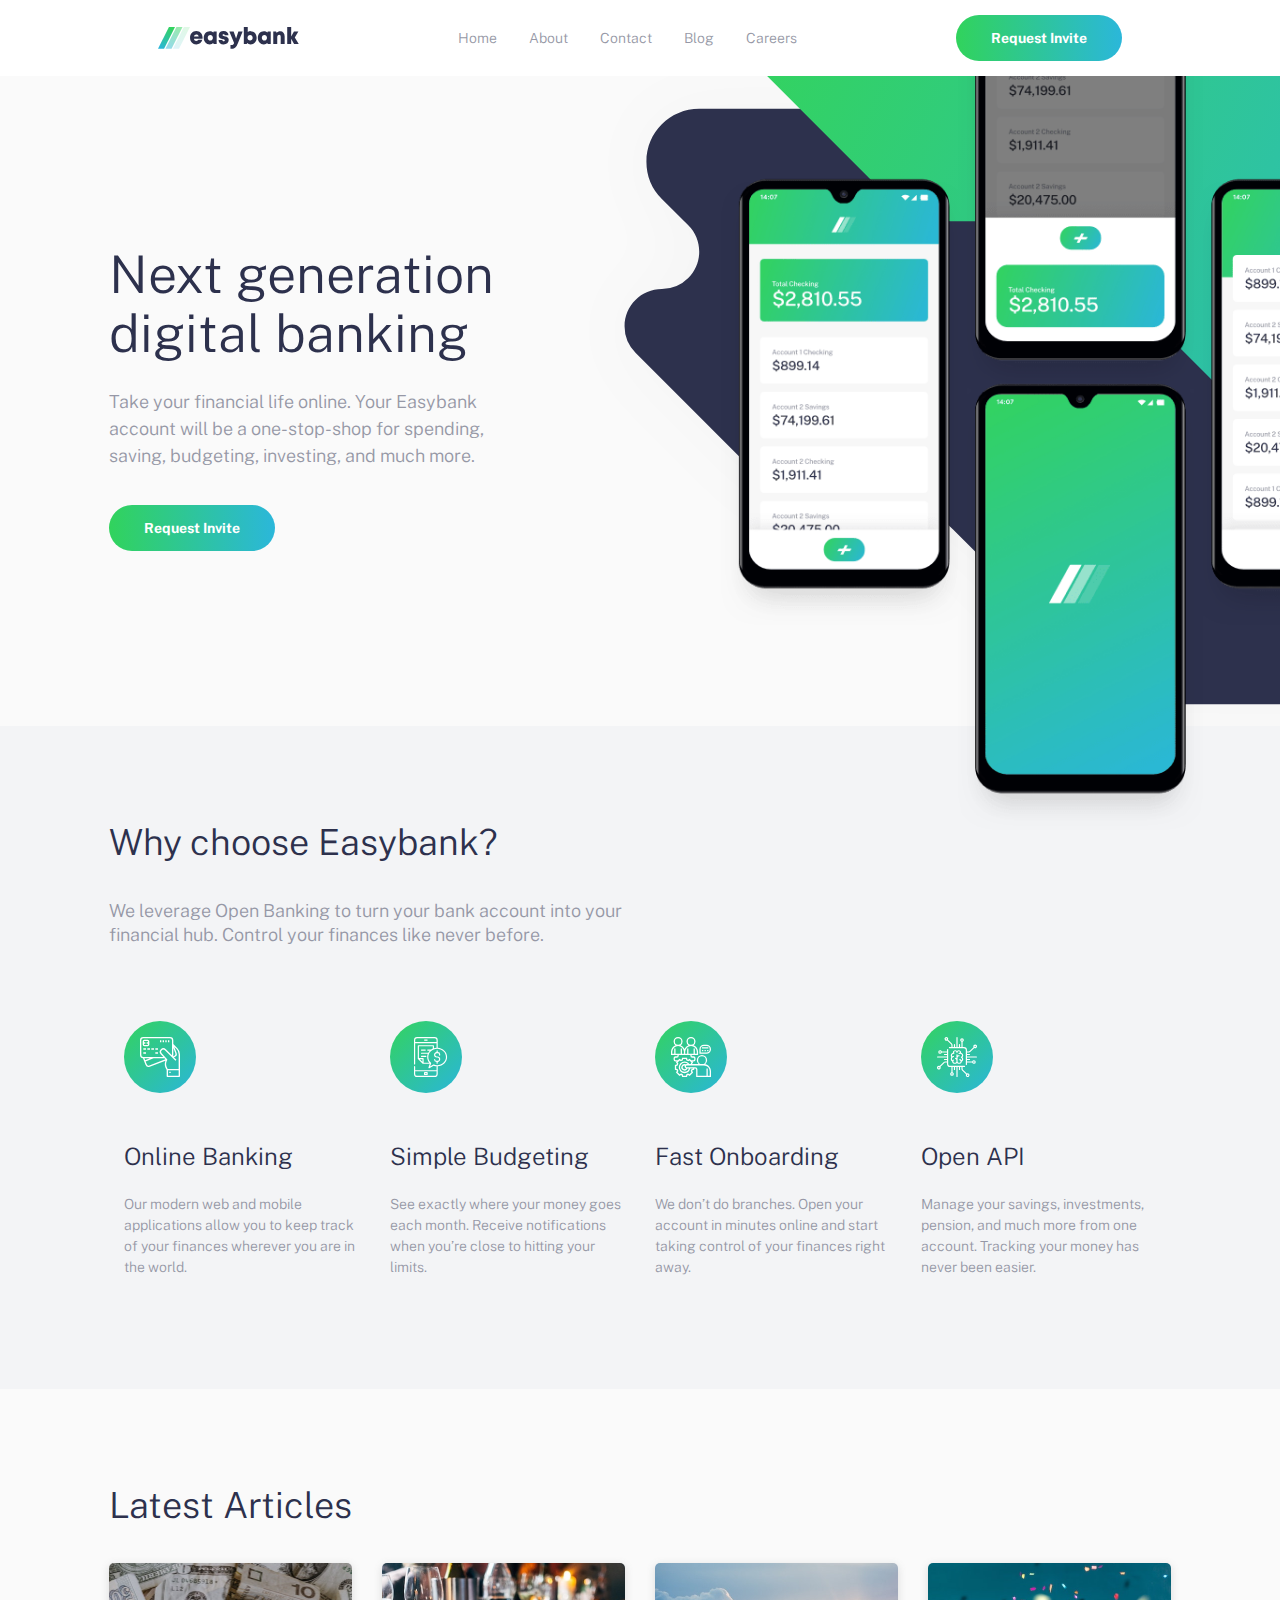
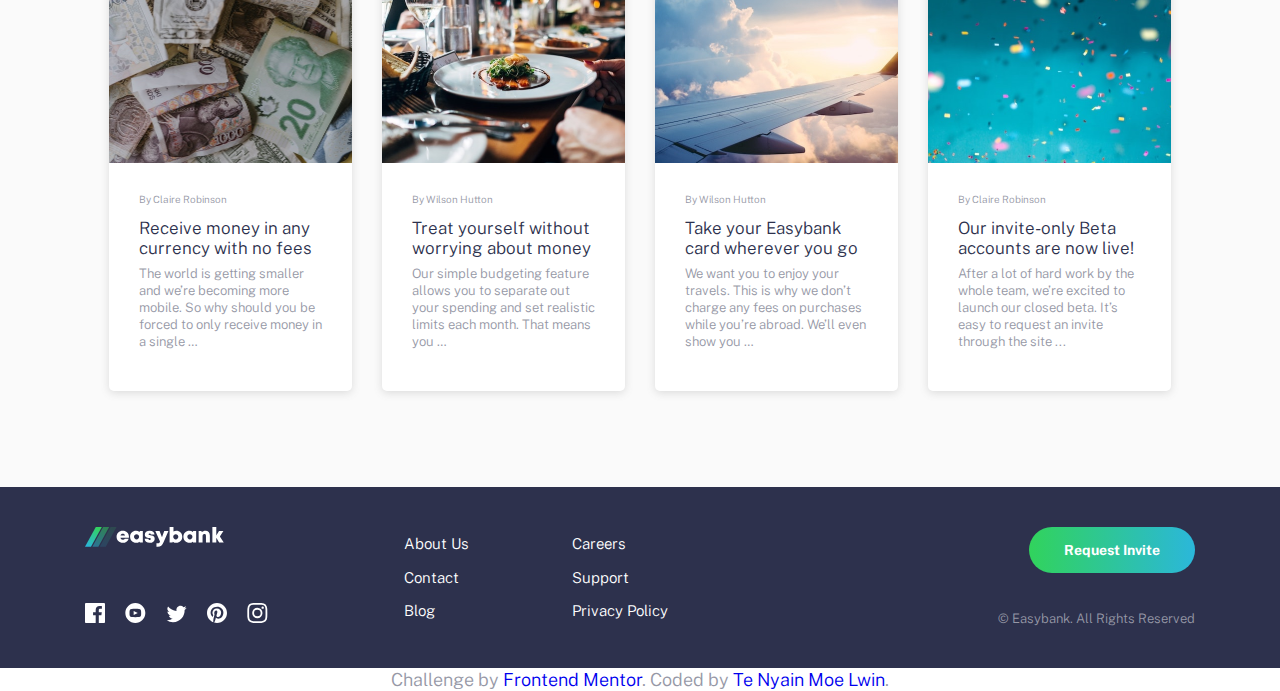
<file: digital-banking/root/index.html>
<!DOCTYPE html>
<html lang="en">

<head>
    <meta charset="UTF-8">
    <meta http-equiv="X-UA-Compatible" content="IE=edge">
    <meta name="viewport" content="width=device-width, initial-scale=1.0">
    <title>Digital Banking</title>
    <link rel="shortcut icon" href="resources/img/favicon-32x32.png" type="image/x-icon">
    <!-- Google Font -->
    <link rel="preconnect" href="https://fonts.googleapis.com">
    <link rel="preconnect" href="https://fonts.gstatic.com" crossorigin>
    <link href="https://fonts.googleapis.com/css2?family=Public+Sans:wght@300;400;700&display=swap" rel="stylesheet">
    <!-- Style CSS -->
    <link rel="stylesheet" href="resources/css/style.css">
</head>

<body>
    <!-- Header Starts 
         _header.scss -->
    <header class="header">
        <!-- Navbar -->
        <nav class="flex flex-jc-sb flex-ai-c">
            <!-- Logo -->
            <a href="#" class="header__logo flex flex-ai-c">
                <img src="resources/img/logo.svg" alt="EasyBank-logo">
            </a>
            <!-- Menu Button -->
            <a class="header__menu hide-for-desktop">
                <span></span>
                <span></span>
                <span></span>
            </a>
            <!-- Menu Links -->
            <ul class="header__links flex hide-for-mobile">
                <li>
                    <a href="#">Home</a>
                </li>
                <li>
                    <a href="#">About</a>
                </li>
                <li>
                    <a href="#">Contact</a>
                </li>
                <li>
                    <a href="#">Blog</a>
                </li>
                <li>
                    <a href="#">Careers</a>
                </li>
            </ul>
            <!-- CTA Button -->
            <a class="button header__cta hide-for-mobile">Request Invite</a>
        </nav>
    </header>
    <!-- Menu Background Overlay -->
    <div class="menu-overlay fade-out">
        <!-- Header Nav for Mobile Tablet-->
        <div class="header__sm-nav hide-for-desktop">
            <ul class="sm-nav-wrapper fade-out-up">
                <li>
                    <a href="#home">Home</a>
                </li>
                <li>
                    <a href="#">About</a>
                </li>
                <li>
                    <a href="#contact">Contact</a>
                </li>
                <li>
                    <a href="#">Blog</a>
                </li>
                <li>
                    <a href="#">Careers</a>
                </li>
            </ul>
        </div>
    </div>
    <!-- Header Ends -->

    <!-- Hero Section Starts -->
    <section class="hero">
        <div class="container">
            <div class="hero__img">
            </div>
            <div class="hero__text container--pall">
                <h1>Next generation digital banking</h1>
                <p>
                    Take your financial life online. Your Easybank account will be a one-stop-shop
                    for spending, saving, budgeting, investing, and much more.
                </p>
                <a class="button hero__cta">Request Invite</a>
            </div>
        </div>
    </section>
    <!-- Hero Section Ends -->

    <!-- Feature Section Starts -->
    <section class="feature">
        <div class="feature__content  container container--pall">
            <div class="feature__intro">
                <h2>Why choose Easybank?</h2>
                <p>We leverage Open Banking to turn your bank account into your financial hub. Control
                    your finances like never before.
                </p>
            </div>


            <div class="feature__grid">
                <div class="feature__item">
                    <div class="feature__icon">
                        <img src="resources/img/icon-online.svg" alt="online">
                    </div>
                    <div class="feature__title">
                        Online Banking
                    </div>
                    <div class="feature__description">
                        Our modern web and mobile applications allow you to keep track of your finances
                        wherever you are in the world.
                    </div>
                </div>
                <div class="feature__item">
                    <div class="feature__icon">
                        <img src="resources/img/icon-budgeting.svg" alt="budgeting">
                    </div>
                    <div class="feature__title">
                        Simple Budgeting
                    </div>
                    <div class="feature__description">
                        See exactly where your money goes each month. Receive notifications when you’re
                        close to hitting your limits.
                    </div>
                </div>
                <div class="feature__item">
                    <div class="feature__icon">
                        <img src="resources/img/icon-onboarding.svg" alt="Onboarding">
                    </div>
                    <div class="feature__title">
                        Fast Onboarding
                    </div>
                    <div class="feature__description">
                        We don’t do branches. Open your account in minutes online and start taking control
                        of your finances right away.
                    </div>
                </div>
                <div class="feature__item">
                    <div class="feature__icon">
                        <img src="resources/img/icon-api.svg" alt="API">
                    </div>
                    <div class="feature__title">
                        Open API
                    </div>
                    <div class="feature__description">
                        Manage your savings, investments, pension, and much more from one account. Tracking
                        your money has never been easier.
                    </div>
                </div>
            </div>
        </div>

    </section>
    <!-- Feature Section Ends -->

    <!-- Article Section Starts -->
    <section class="article">
        <div class="article__content container container--pall">
            <h2>Latest Articles</h2>
            <div class="article__grid">

                <a href="#" class="article__item">
                    <div class="article__image" style="background-image: url(resources/img/image-currency.jpg);"></div>
                    <div class="article__text">
                        <div class="article__author">By Claire Robinson</div>
                        <div class="article__title">Receive money in any currency with no fees</div>
                        <div class="article__description">
                            The world is getting smaller and we’re becoming more mobile. So why should you be
                            forced to only receive money in a single …
                        </div>
                    </div>
                </a>

                <a href="#" class="article__item">
                    <div class="article__image" style="background-image: url(resources/img/image-restaurant.jpg);">
                    </div>
                    <div class="article__text">
                        <div class="article__author">By Wilson Hutton</div>
                        <div class="article__title">Treat yourself without worrying about money</div>
                        <div class="article__description">
                            Our simple budgeting feature allows you to separate out your spending and set
                            realistic limits each month. That means you …
                        </div>
                    </div>
                </a>

                <a href="#" class="article__item">
                    <div class="article__image" style="background-image: url(resources/img/image-plane.jpg);"></div>
                    <div class="article__text">
                        <div class="article__author">By Wilson Hutton</div>
                        <div class="article__title">Take your Easybank card wherever you go</div>
                        <div class="article__description">
                            We want you to enjoy your travels. This is why we don’t charge any fees on purchases
                            while you’re abroad. We’ll even show you …
                        </div>
                    </div>
                </a>

                <a href="#" class="article__item">
                    <div class="article__image" style="background-image: url(resources/img/image-confetti.jpg);"></div>
                    <div class="article__text">
                        <div class="article__author">By Claire Robinson</div>
                        <div class="article__title">Our invite-only Beta accounts are now live!</div>
                        <div class="article__description">
                            After a lot of hard work by the whole team, we’re excited to launch our closed beta.
                            It’s easy to request an invite through the site ...
                        </div>
                    </div>
                </a>

            </div>
        </div>
    </section>
    <!-- Article Section Ends -->

    <footer class="footer">
        <div class="footer__content container">
            <a class="footer__logo" href="#">
                <img src="resources/img/logo-light.svg" alt="logo">
            </a>
            <div class="footer__social">
                <a href="#">
                    <svg xmlns="http://www.w3.org/2000/svg" width="20" height="20"><title>Facebook</title><path fill="#FFF" d="M18.896 0H1.104C.494 0 0 .494 0 1.104v17.793C0 19.506.494 20 1.104 20h9.58v-7.745H8.076V9.237h2.606V7.01c0-2.583 1.578-3.99 3.883-3.99 1.104 0 2.052.082 2.329.119v2.7h-1.598c-1.254 0-1.496.597-1.496 1.47v1.928h2.989l-.39 3.018h-2.6V20h5.098c.608 0 1.102-.494 1.102-1.104V1.104C20 .494 19.506 0 18.896 0z"/></svg>
                </a>
                <a href="#">
                    <svg xmlns="http://www.w3.org/2000/svg" width="21" height="20"><title>YouTube</title><path fill="#FFF" d="M10.333 0c-5.522 0-10 4.478-10 10 0 5.523 4.478 10 10 10 5.523 0 10-4.477 10-10 0-5.522-4.477-10-10-10zm3.701 14.077c-1.752.12-5.653.12-7.402 0C4.735 13.947 4.514 13.018 4.5 10c.014-3.024.237-3.947 2.132-4.077 1.749-.12 5.651-.12 7.402 0 1.898.13 2.118 1.059 2.133 4.077-.015 3.024-.238 3.947-2.133 4.077zM8.667 8.048l4.097 1.949-4.097 1.955V8.048z"/></svg>                </a>
                <a href="#">
                    <svg xmlns="http://www.w3.org/2000/svg" width="21" height="18"><title>Twitter</title><path fill="#FFF" d="M20.667 2.797a8.192 8.192 0 01-2.357.646 4.11 4.11 0 001.804-2.27 8.22 8.22 0 01-2.606.996A4.096 4.096 0 0014.513.873c-2.649 0-4.595 2.472-3.997 5.038a11.648 11.648 0 01-8.457-4.287 4.109 4.109 0 001.27 5.478A4.086 4.086 0 011.47 6.59c-.045 1.901 1.317 3.68 3.29 4.075a4.113 4.113 0 01-1.853.07 4.106 4.106 0 003.834 2.85 8.25 8.25 0 01-6.075 1.7 11.616 11.616 0 006.29 1.843c7.618 0 11.922-6.434 11.662-12.205a8.354 8.354 0 002.048-2.124z"/></svg>                </a>
                <a href="#">
                    <svg xmlns="http://www.w3.org/2000/svg" width="20" height="20"><title>Pinterest</title><path fill="#FFF" d="M10 0C4.478 0 0 4.477 0 10c0 4.237 2.636 7.855 6.356 9.312-.088-.791-.167-2.005.035-2.868.182-.78 1.172-4.97 1.172-4.97s-.299-.6-.299-1.486c0-1.39.806-2.428 1.81-2.428.852 0 1.264.64 1.264 1.408 0 .858-.545 2.14-.828 3.33-.236.995.5 1.807 1.48 1.807 1.778 0 3.144-1.874 3.144-4.58 0-2.393-1.72-4.068-4.177-4.068-2.845 0-4.515 2.135-4.515 4.34 0 .859.331 1.781.745 2.281a.3.3 0 01.069.288l-.278 1.133c-.044.183-.145.223-.335.134-1.249-.581-2.03-2.407-2.03-3.874 0-3.154 2.292-6.052 6.608-6.052 3.469 0 6.165 2.473 6.165 5.776 0 3.447-2.173 6.22-5.19 6.22-1.013 0-1.965-.525-2.291-1.148l-.623 2.378c-.226.869-.835 1.958-1.244 2.621.937.29 1.931.446 2.962.446 5.522 0 10-4.477 10-10S15.522 0 10 0z"/></svg>                </a>
                <a href="#">
                    <svg xmlns="http://www.w3.org/2000/svg" width="21" height="20"><title>Instagram</title><path fill="#FFF" d="M10.333 1.802c2.67 0 2.987.01 4.042.059 2.71.123 3.976 1.409 4.1 4.099.048 1.054.057 1.37.057 4.04 0 2.672-.01 2.988-.058 4.042-.124 2.687-1.386 3.975-4.099 4.099-1.055.048-1.37.058-4.042.058-2.67 0-2.986-.01-4.04-.058-2.717-.124-3.976-1.416-4.1-4.1-.048-1.054-.058-1.37-.058-4.041 0-2.67.01-2.986.058-4.04.124-2.69 1.387-3.977 4.1-4.1 1.054-.048 1.37-.058 4.04-.058zm0-1.802C7.618 0 7.278.012 6.211.06 2.579.227.56 2.242.394 5.877.345 6.944.334 7.284.334 10s.011 3.057.06 4.123c.166 3.632 2.181 5.65 5.816 5.817 1.068.048 1.408.06 4.123.06 2.716 0 3.057-.012 4.124-.06 3.628-.167 5.651-2.182 5.816-5.817.049-1.066.06-1.407.06-4.123s-.011-3.056-.06-4.122C20.11 2.249 18.093.228 14.458.06 13.39.01 13.049 0 10.333 0zm0 4.865a5.135 5.135 0 100 10.27 5.135 5.135 0 000-10.27zm0 8.468a3.333 3.333 0 110-6.666 3.333 3.333 0 010 6.666zm5.339-9.87a1.2 1.2 0 10-.001 2.4 1.2 1.2 0 000-2.4z"/></svg>                </a>
            </div>

            <div class="footer__links col1">
                <a href="#">About Us</a>
                <a href="#">Contact</a>
                <a href="#">Blog</a>
            </div>
            <div class="footer__links col2">
                <a href="#">Careers</a>
                <a href="#">Support</a>
                <a href="#">Privacy Policy</a>
            </div>

            <div class="footer__cta">
                <a class="button" href="#">Request Invite</a>
            </div>

            <div class="footer__copyright">
                © Easybank. All Rights Reserved
            </div>
        </div>
    </footer>

    <div class="attribution text-center">
        Challenge by <a href="https://www.frontendmentor.io?ref=challenge" target="_blank">Frontend Mentor</a>. 
        Coded by <a href="https://te-nyain-moe-lwin.vercel.app/" target="_blank">Te Nyain Moe Lwin</a>.
      </div>
    <script src="resources/js/app.js"></script>
</body>

</html>
</file>
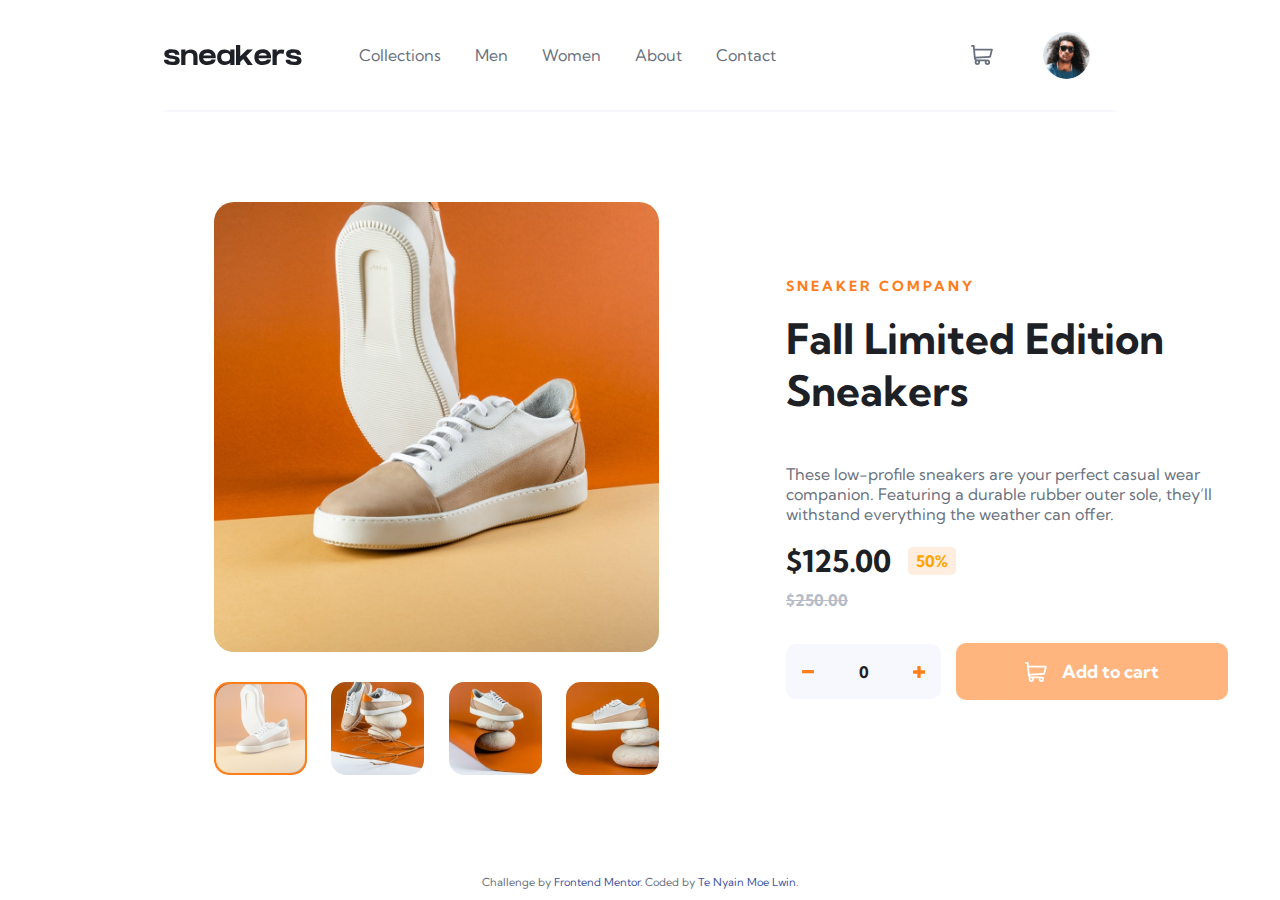
<file: E-Commerce product/ecommerce-product-page-main/index.html>
<!DOCTYPE html>
<html lang="en">
<head>
  <meta charset="UTF-8">
  <meta name="viewport" content="width=device-width, initial-scale=1.0"> <!-- displays site properly based on user's device -->

  <link rel="icon" type="image/png" sizes="32x32" href="./images/favicon-32x32.png">
  
  <title>Frontend Mentor | E-commerce product page</title>
  <link rel="stylesheet" href="style.css">

  <!-- Feel free to remove these styles or customise in your own stylesheet 👍 -->
  <style>
    .attribution { font-size: 11px; text-align: center; padding: 10px;}
    .attribution a { color: hsl(228, 45%, 44%); }
  </style>
</head>
<body>
  <main class="main">
    <!-- Header & Navigation -->
    <header class="header">
      <nav class="nav">

        <div class="nav--group">

          <div class="nav--menu d-lg-none">
            <img src="images/icon-menu.svg" alt="">
          </div>

          <a class="nav--logo" href="">
            <img src="images/logo.svg" alt="sneakers-logo">
          </a>
          
          <ul class="nav--links d-md-none">
            <li class="nav--item">
              <a href="">
                Collections
              </a>
            </li>
            <li class="nav--item">
              <a href="">
                Men
              </a>
            </li>
            <li class="nav--item">
              <a href="">
                Women
              </a>
            </li>
            <li class="nav--item">
              <a href="">
                About
              </a>
            </li>
            <li class="nav--item">
              <a href="">
                Contact
              </a>
            </li>
          </ul>
        </div>

        <div class="nav--group">
          <button id="user-cart" class="nav--cart">
            <img src="images/icon-cart.svg" alt="Your Cart">
            <span id="no-items" class="d-none"></span>
          </button>
          
          <div id="user-profile" class="nav--profile">
            <img class="user-profile-pic" src="images/image-avatar.png" alt="">
          </div>
        </div>
      </nav>
      <div class="cart-preview hidden">
        <div class="preview-header">
          <p>Cart</p>
        </div>
        <span class="separator"></span>
        <div class="preview-body">
        </div>
      </div>
    </header>

    <nav class="md-nav hidden">
      <button class="close-menu-btn">
        <img src="./images/icon-close.svg" alt="close-menu">
      </button>
      <ul class="nav-wrapper">
        <li class="nav-item"><a href="#">Collections</a></li>
        <li class="nav-item"><a href="#">Men</a></li>
        <li class="nav-item"><a href="#">Women</a></li>
        <li class="nav-item"><a href="#">About</a></li>
        <li class="nav-item"><a href="#">Contact</a></li>
      </ul>
    </nav>
    <div class="md-nav-overlay hidden"></div>
    <!-- Product content -->
    <section class="container">
      <div class="product-content">
        <!-- Product Media Lightbox -->
        <div class="product-lightbox">
          <div class="showbox-wrapper">
            <div class="product-showbox">
              <div class="max-showbox d-md-none"></div>
              
            </div>
            <div class="md-prev-btn d-lg-none arr-btn">
              <svg width="12" height="18" xmlns="http://www.w3.org/2000/svg"><path class="arr-path" d="M11 1 3 9l8 8" stroke="#1D2026" stroke-width="3" fill="none" fill-rule="evenodd"/></svg>
            </div>
            <div class="md-next-btn d-lg-none arr-btn">
              <svg width="13" height="18" xmlns="http://www.w3.org/2000/svg"><path class="arr-path" d="m2 1 8 8-8 8" stroke="#1D2026" stroke-width="3" fill="none" fill-rule="evenodd"/></svg>
            </div>
          </div>
          <div class="product-thumbnails d-md-none">
            
          </div>
        </div>
        <!-- Product Shopping Purchasing Section -->
        <div class="product-shopping">
          <div class="product-detail">
            <p class="company-name">Sneaker Company</p>
            <h1 class="product-title"></h1>
            <p>
              These low-profile sneakers are your perfect casual wear companion. Featuring a 
              durable rubber outer sole, they’ll withstand everything the weather can offer.
            </p>
          </div>
          <div class="product-price">
            <div class="d-flex-auto">
              <h2 class="current-price"></h2>
              <span class="discount-percent"></span>
            </div>
            <p class="origin-price"></p>
          </div>
          <div class="product-purchase">
            <div class="good-quantity">
              <button class="reduce-product quantity-btn" disabled>
                <img src="./images/icon-minus.svg" alt="reduce-product-quantity">
              </button>
              <span class="num-products">
                
              </span>
              <button class="add-product quantity-btn">
                <img src="./images/icon-plus.svg" alt="add-product-quantity">
              </button>
            </div>
            <button class="add-to-cart-btn d-flex-auto"> 
              <svg width="22" height="20" xmlns="http://www.w3.org/2000/svg"><path d="M20.925 3.641H3.863L3.61.816A.896.896 0 0 0 2.717 0H.897a.896.896 0 1 0 0 1.792h1l1.031 11.483c.073.828.52 1.726 1.291 2.336C2.83 17.385 4.099 20 6.359 20c1.875 0 3.197-1.87 2.554-3.642h4.905c-.642 1.77.677 3.642 2.555 3.642a2.72 2.72 0 0 0 2.717-2.717 2.72 2.72 0 0 0-2.717-2.717H6.365c-.681 0-1.274-.41-1.53-1.009l14.321-.842a.896.896 0 0 0 .817-.677l1.821-7.283a.897.897 0 0 0-.87-1.114ZM6.358 18.208a.926.926 0 0 1 0-1.85.926.926 0 0 1 0 1.85Zm10.015 0a.926.926 0 0 1 0-1.85.926.926 0 0 1 0 1.85Zm2.021-7.243-13.8.81-.57-6.341h15.753l-1.383 5.53Z" fill="#ffffff" fill-rule="nonzero"/></svg>
              Add to cart
            </button>
          </div>
        </div>
      </div>

      
    </section>
    <div class="product-carousel-overlay d-none d-md-none">
        <div class="carousel-wrapper">
          <div class="close-carousel">
            <button class="close-carousel-btn">
              <svg width="14" height="15" xmlns="http://www.w3.org/2000/svg"><path id="close-path" d="m11.596.782 2.122 2.122L9.12 7.499l4.597 4.597-2.122 2.122L7 9.62l-4.595 4.597-2.122-2.122L4.878 7.5.282 2.904 2.404.782l4.595 4.596L11.596.782Z" fill-rule="evenodd"/></svg>
            </button>
          </div>
          <div class="carousel-showbox">
            <div class="prev-btn arr-btn">
              <svg width="12" height="18" xmlns="http://www.w3.org/2000/svg"><path class="arr-path" d="M11 1 3 9l8 8" stroke="#1D2026" stroke-width="3" fill="none" fill-rule="evenodd"/></svg>
            </div>
            <div class="next-btn arr-btn">
              <svg width="13" height="18" xmlns="http://www.w3.org/2000/svg"><path class="arr-path" d="m2 1 8 8-8 8" stroke="#1D2026" stroke-width="3" fill="none" fill-rule="evenodd"/></svg>
            </div>
          </div>
          <div class="carousel-thumbnails">
          </div>
        </div>
    </div>
  </main>
  
  <div class="attribution">
    Challenge by <a href="https://www.frontendmentor.io?ref=challenge" target="_blank">Frontend Mentor</a>. 
    Coded by <a href="https://www.linkedin.com/in/te-nyain-moe-lwin-80b4a11a4/" rel="noreferrer">Te Nyain Moe Lwin</a>.
  </div>
  <script>
    // --- Setting Google Fonts
    document.querySelector('head').innerHTML += `
    <link rel="preconnect" href="https://fonts.googleapis.com">
    <link rel="preconnect" href="https://fonts.gstatic.com" crossorigin>
    <link href="https://fonts.googleapis.com/css2?family=Kumbh+Sans:wght@400;700&display=swap" rel="stylesheet">
    `;

    // --- Preloading Images for Better UX at Mobiles

    function preloadImage(url){
      var img=new Image();
      img.src=url;
    }

    preloadImage('./images/image-product-1.jpg');
    preloadImage('./images/image-product-2.jpg');
    preloadImage('./images/image-product-3.jpg');
    preloadImage('./images/image-product-4.jpg');
  </script>
  <script src="index.js"></script>
</body>
</html>
</file>
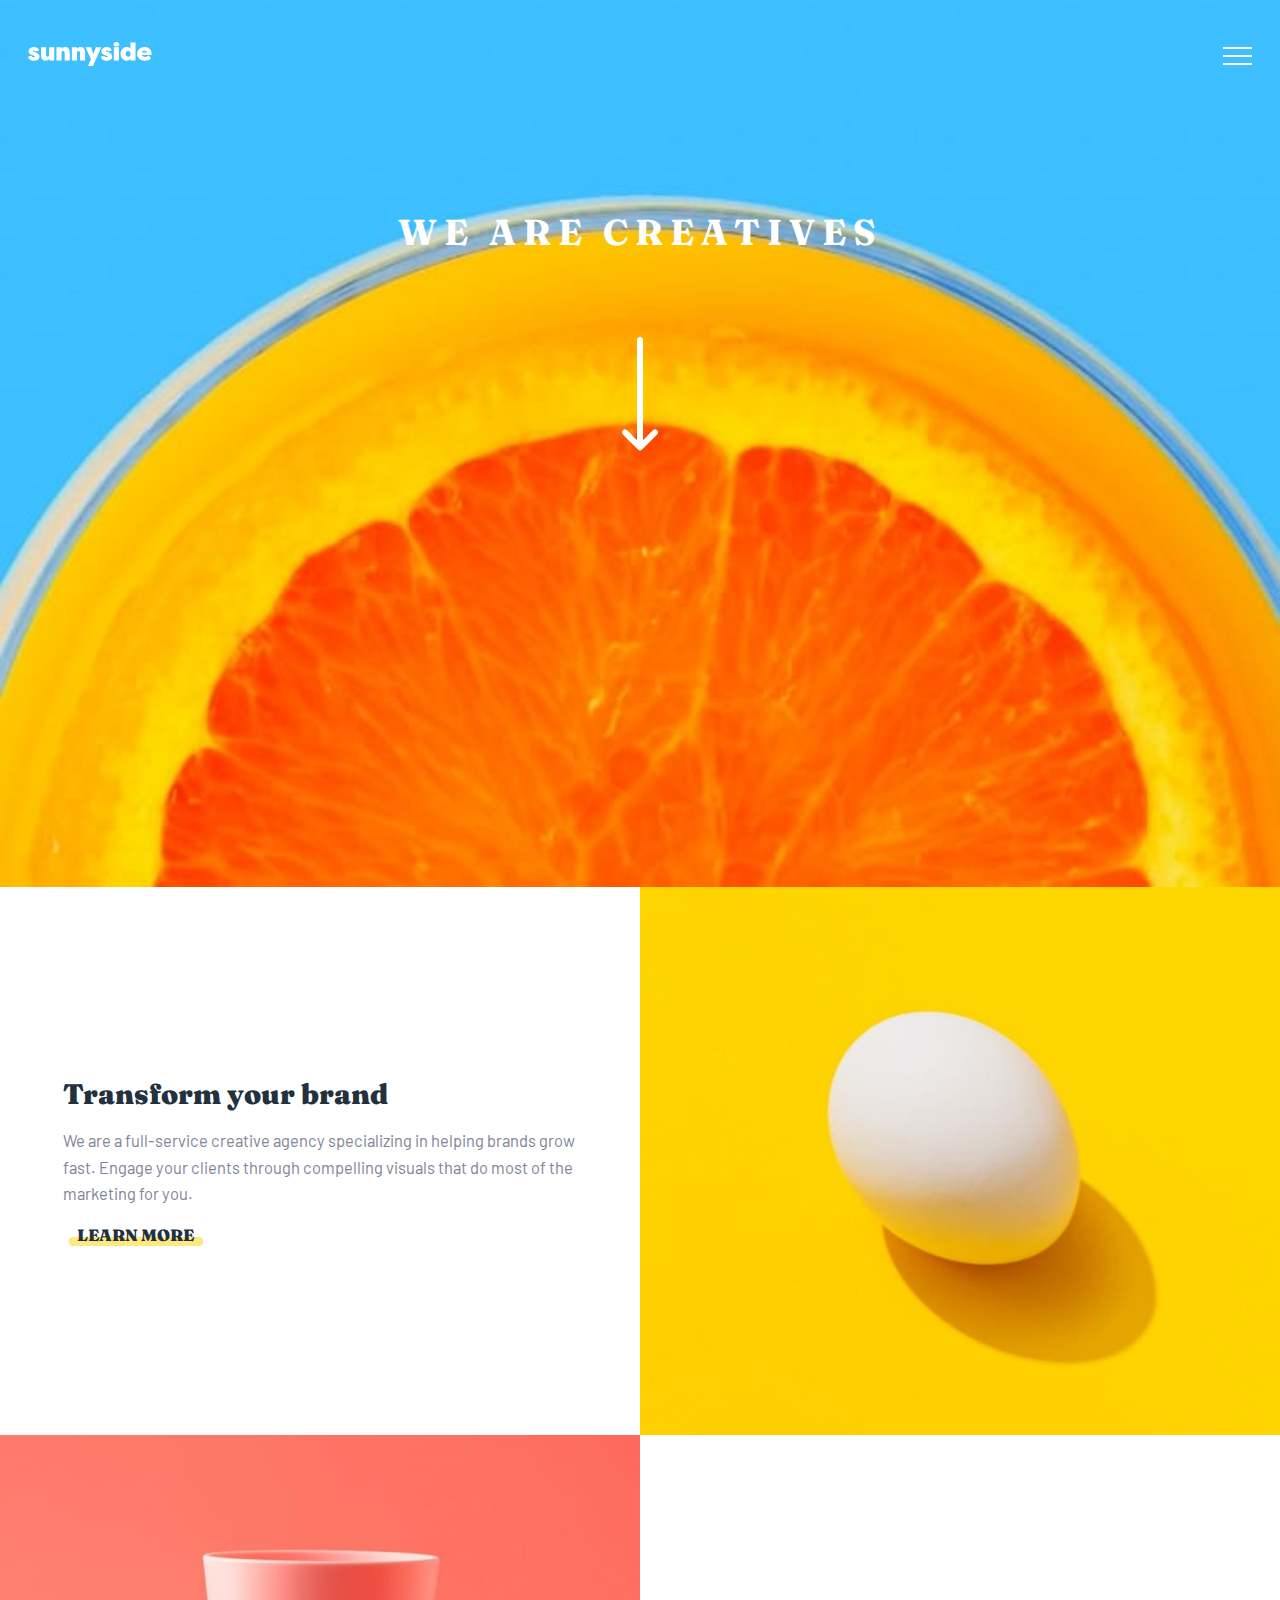
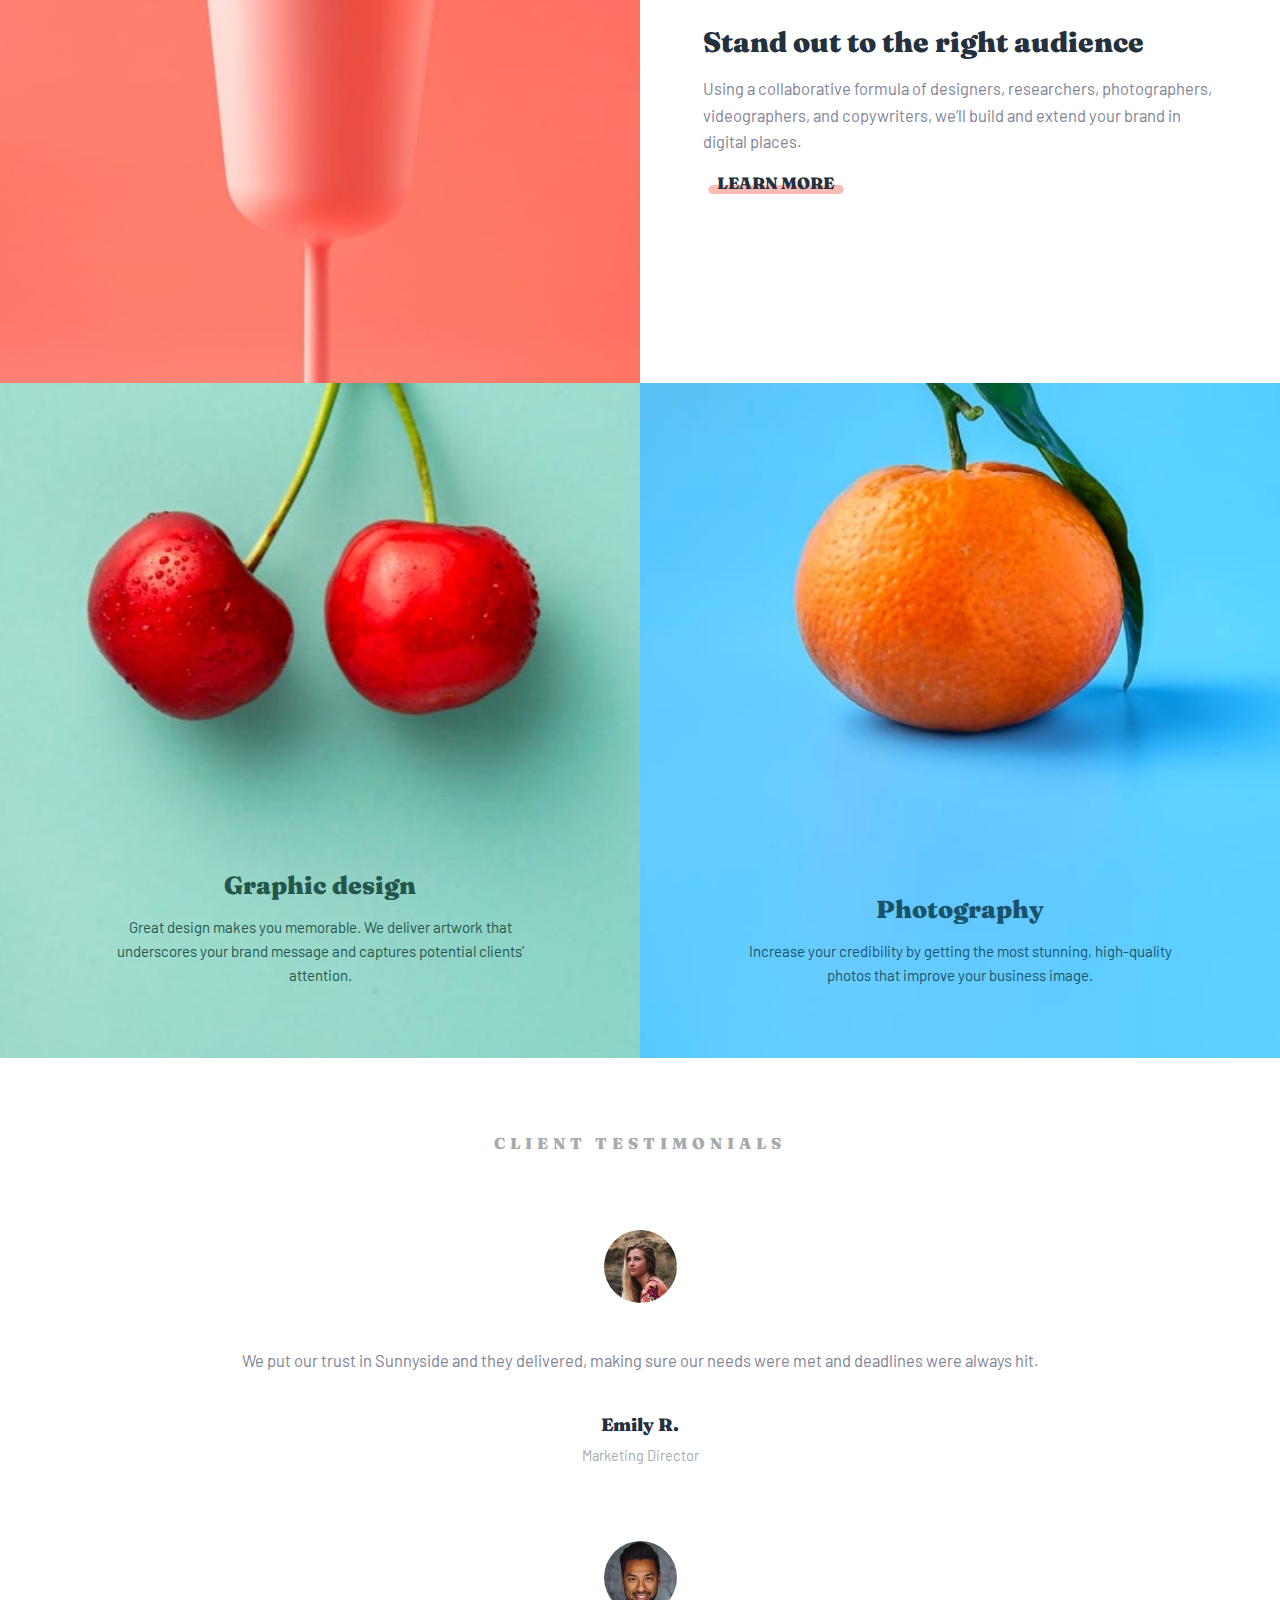
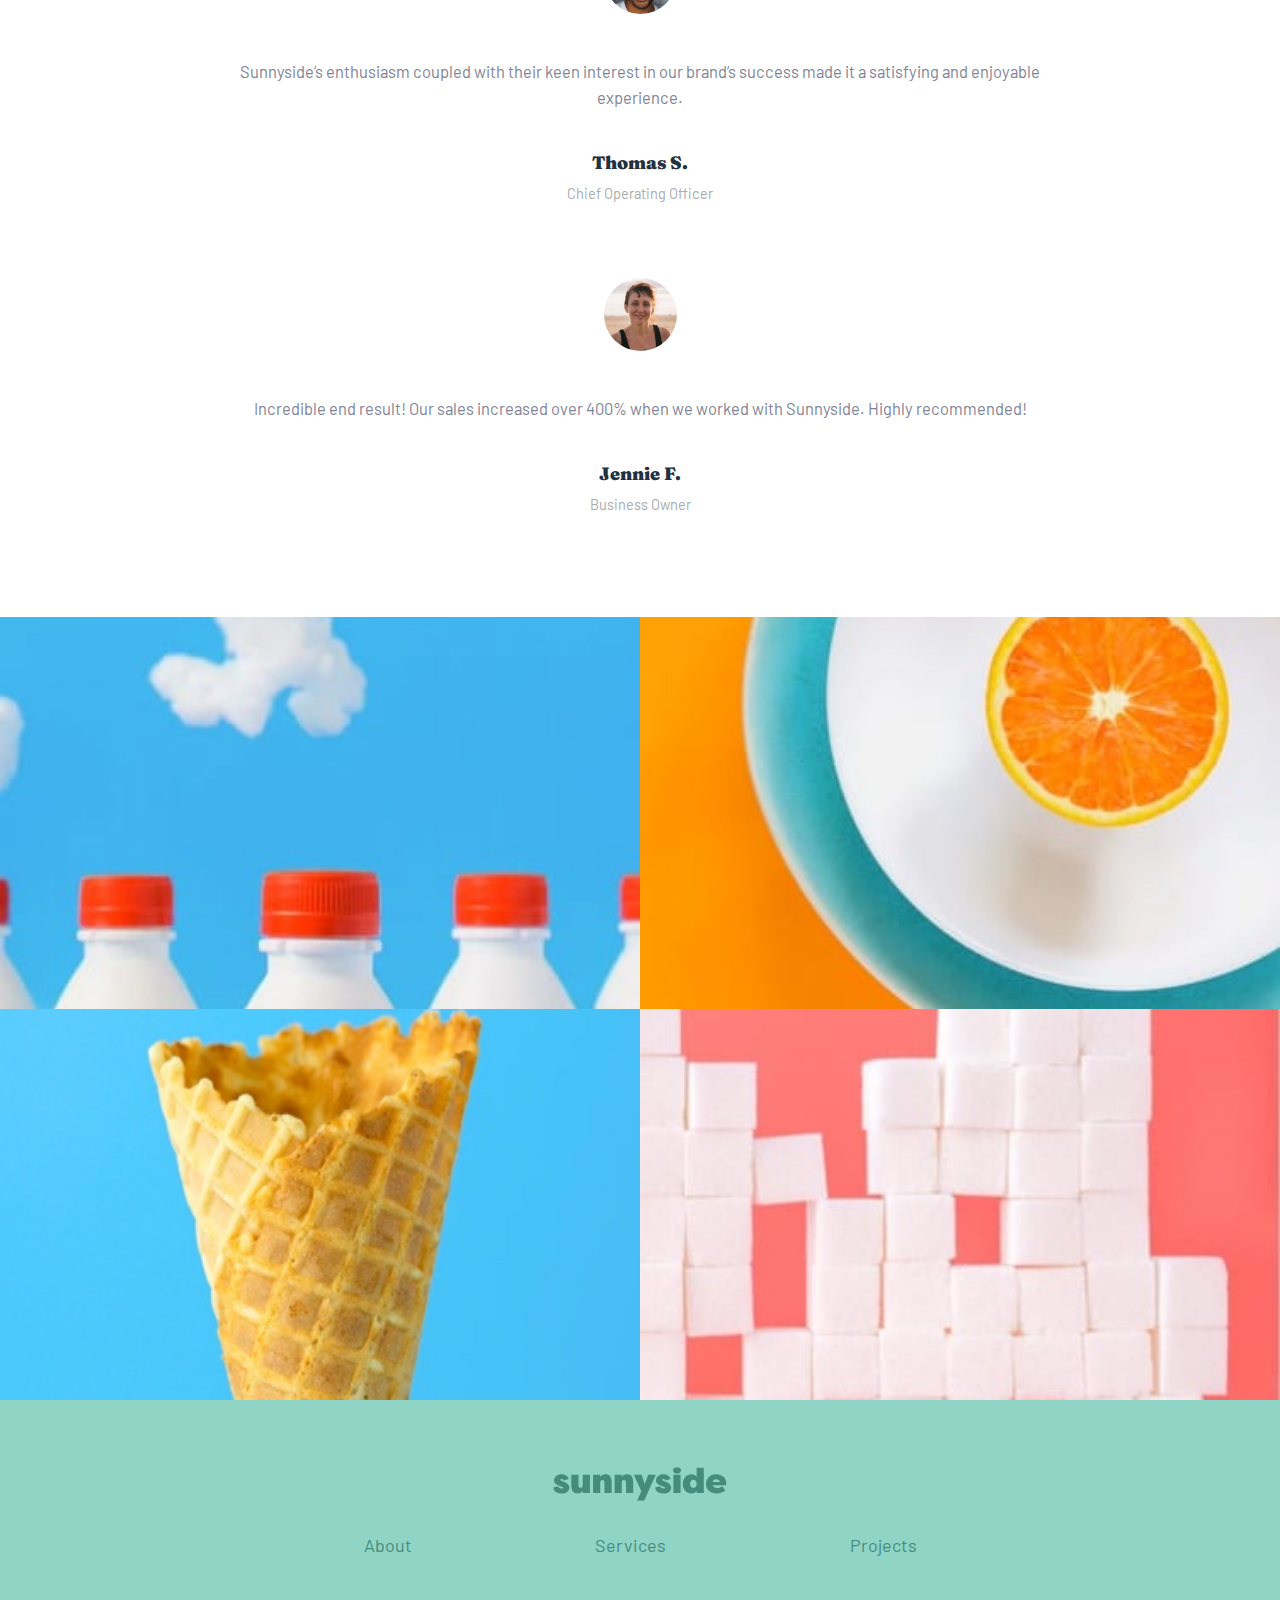
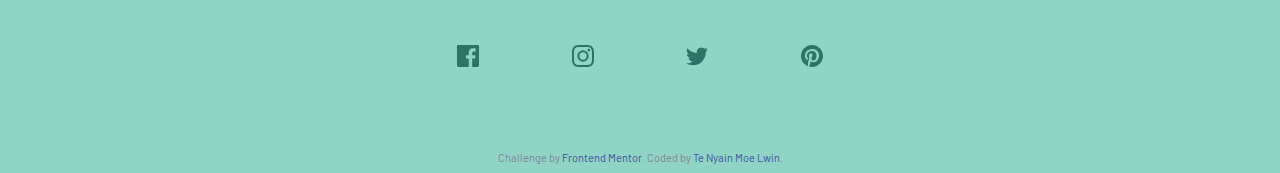
<file: sunnyside-agency/root/index.html>
<!DOCTYPE html>
<html lang="en">

<head>
  <meta name="title" content="Frontend Mentor | Sunnyside agency landing page">
  <meta name="description"
    content="We are a full-service creative agency specializing in helping brands grow fast.Engage your clients through compelling visuals that do most of the marketing for you.">
  <meta name="keywords" content="sunnyside, agency, portfolio, landing page, tenyain, moe lwin, front-end mentor">
  <meta name="robots" content="index, follow">
  <meta http-equiv="Content-Type" content="text/html; charset=utf-8">
  <meta name="language" content="English">
  <meta name="author" content="TeNyain Moe Lwin">
  <meta charset="UTF-8">
  <meta name="viewport" content="width=device-width, initial-scale=1.0">
  <!-- Primary Meta Tags -->
  <title>Frontend Mentor | Sunnyside agency landing page</title>
  <meta name="title" content="Frontend Mentor | Sunnyside agency landing page">
  <meta name="description" content="We are a full-service creative agency specializing in helping brands grow fast.
Engage your clients through compelling visuals that do most of the marketing for you.">

  <!-- Open Graph / Facebook -->
  <meta property="og:type" content="website">
  <meta property="og:url" content="https://t-n9.github.io/Frontend-Mentor-challenges/sunnyside-agency/root/">
  <meta property="og:title" content="Frontend Mentor | Sunnyside agency landing page">
  <meta property="og:description" content="We are a full-service creative agency specializing in helping brands grow fast.
Engage your clients through compelling visuals that do most of the marketing for you.">
  <meta property="og:image" content="meta.png">

  <!-- Twitter -->
  <meta property="twitter:card" content="summary_large_image">
  <meta property="twitter:url" content="https://t-n9.github.io/Frontend-Mentor-challenges/sunnyside-agency/root/">
  <meta property="twitter:title" content="Frontend Mentor | Sunnyside agency landing page">
  <meta property="twitter:description" content="We are a full-service creative agency specializing in helping brands grow fast.
Engage your clients through compelling visuals that do most of the marketing for you.">
  <meta property="twitter:image" content="meta.png">
  <!-- displays site properly based on user's device -->

  <link rel="icon" type="image/png" sizes="32x32" href="./images/favicon-32x32.png">

  <title>Frontend Mentor | Sunnyside agency landing page</title>
  <link rel="stylesheet" href="resources/css/style.css">

  <!-- Feel free to remove these styles or customise in your own stylesheet 👍 -->
  <style>
    .attribution {
      font-size: 11px;
      text-align: center;
    }

    .attribution a {
      color: hsl(228, 45%, 44%);
    }
  </style>
</head>

<body>
  <main>
    <nav class="nav">
      <div class="nav__wrapper">
        <a href="#"><img src="resources/img/logo.svg" alt="Sunnyside Logo"></a>

        <ul class="nav__list hide-on-mobile">
          <li class="nav__item">
            <a href="#">About</a>
          </li>
          <li class="nav__item">
            <a href="#">Services</a>
          </li>
          <li class="nav__item">
            <a href="#">Projects</a>
          </li>
          <li class="nav__item active">
            <a href="#">Contact</a>
          </li>
        </ul>

        <ul class="nav__mobile hide-on-desktop d-none">
          <div class="tri">

          </div>
          <li class="nav__item">
            <a href="#">About</a>
          </li>
          <li class="nav__item">
            <a href="#">Services</a>
          </li>
          <li class="nav__item">
            <a href="#">Projects</a>
          </li>
          <li class="nav__item active">
            <a href="#">Contact</a>
          </li>
        </ul>

        <div id="nav-toggle" class="nav__btn hide-on-desktop">
          <span></span>
          <span></span>
          <span></span>
        </div>
      </div>
    </nav>
    <header class="header">
      <h1>We are creatives</h1>

      <a class="header__down" href="#feature"><img width="auto" height="auto" src="resources/img/icon-arrow-down.svg"
          alt="Down arrow"></a>
    </header>
    <section id="feature" class="feature">
      <div class="feature__item text-content">
        <h1>Transform your brand</h1>
        <p>
          We are a full-service creative agency specializing in helping brands grow fast.
          Engage your clients through compelling visuals that do most of the marketing for you.
        </p>

        <button aria-label="Learn More" class="feature__btn yellow"><span class="invisible">Learn More</span></button>
      </div>
      <div class="feature__item img-content"></div>
      <div class="feature__item img-content"></div>
      <div class="feature__item text-content">
        <h1>Stand out to the right audience</h1>
        <p>
          Using a collaborative formula of designers, researchers, photographers, videographers, and copywriters, we’ll
          build
          and extend your brand in digital places.
        </p>

        <button class="feature__btn red" aria-label="Learn More">
          <span class="invisible">Learn More</span>
        </button>
      </div>
      <div class="feature__item mix-content">
        <h2>
          Graphic design
        </h2>
        <p>
          Great design makes you memorable. We deliver artwork that underscores your brand message and captures
          potential
          clients’ attention.
        </p>
      </div>
      <div class="feature__item mix-content">
        <h2>Photography</h2>
        <p>
          Increase your credibility by getting the most stunning, high-quality photos that improve your business image.
        </p>
      </div>
    </section>
    <section id="testimonial" class="testimonial">
      <h3>Client testimonials</h3>
      <div class="testimonial__wrapper">
        <div class="testimonial__item">
          <img class="pic" src="resources/img/image-emily.jpg" alt="emily at Sunnyside">
          <p class="text">
            We put our trust in Sunnyside and they delivered, making sure our needs were met and deadlines were always
            hit.
          </p>

          <p class="name">Emily R.</p>
          <p class="role">Marketing Director</p>
        </div>
        <div class="testimonial__item">
          <img class="pic" src="resources/img/image-thomas.jpg" alt="Thomas at Sunnyside">
          <p class="text">
            Sunnyside’s enthusiasm coupled with their keen interest in our brand’s success made it a satisfying and
            enjoyable
            experience.
          </p>

          <p class="name">Thomas S.</p>
          <p class="role">Chief Operating Officer</p>
        </div>
        <div class="testimonial__item">
          <img class="pic" src="resources/img/image-jennie.jpg" alt="Jennie at Sunnyside">
          <p class="text">
            Incredible end result! Our sales increased over 400% when we worked with Sunnyside. Highly recommended! </p>

          <p class="name">Jennie F.</p>
          <p class="role">Business Owner</p>
        </div>
      </div>
    </section>
    <section id="gallary" class="gallary">
      <div class="gallary__item">
      </div>
      <div class="gallary__item">
      </div>
      <div class="gallary__item">
      </div>
      <div class="gallary__item">
      </div>
    </section>
    <footer class="footer">

      <svg class="footer__logo" width="124" height="24" xmlns="http://www.w3.org/2000/svg">
        <title>Sunnyside Logo</title>
        <path
          d="M5.857 18.708c1.638 0 2.995-.36 4.07-1.08 1.075-.721 1.613-1.769 1.613-3.144-.083-1.855-1.464-3.246-4.144-4.173l-1.44-.597c-.314-.1-.538-.198-.67-.298a.45.45 0 01-.198-.373c0-.414.273-.62.819-.62.678 0 1.182.347 1.513 1.043l3.698-1.044c-.893-2.22-2.614-3.329-5.162-3.329-1.522 0-2.788.398-3.797 1.193C1.15 7.08.645 8.116.645 9.39c0 .398.058.766.174 1.106.116.34.29.638.521.894.232.257.455.48.67.671.215.19.488.369.82.534.33.166.582.286.756.36.174.075.41.162.707.261l.422.15 1.49.546c.363.133.6.244.707.335a.449.449 0 01.16.36c0 .431-.404.647-1.215.647-1.191 0-1.903-.53-2.134-1.59L0 14.509c.463 2.8 2.416 4.2 5.857 4.2zm11.636 0c1.638 0 2.845-.63 3.623-1.888v1.615h5.112V5.366h-5.112v7.156c0 1.474-.505 2.21-1.514 2.21-1.026 0-1.539-.736-1.539-2.21V5.366h-5.112v7.653c0 3.793 1.514 5.69 4.542 5.69zm16.103-.273V11.28c0-1.475.504-2.212 1.513-2.212 1.026 0 1.54.737 1.54 2.212v7.155h5.111v-7.652c0-3.793-1.513-5.69-4.541-5.69-1.638 0-2.846.63-3.623 1.888V5.366h-5.113v13.069h5.113zm15.383 0V11.28c0-1.475.504-2.212 1.514-2.212 1.025 0 1.538.737 1.538 2.212v7.155h5.113v-7.652c0-3.793-1.514-5.69-4.542-5.69-1.638 0-2.846.63-3.623 1.888V5.366h-5.113v13.069h5.113zM64.958 24l8.289-18.634H67.91l-2.532 6.684-2.258-6.684h-5.584l5.435 11.802L59.944 24h5.014zm13.67-5.292c1.638 0 2.995-.36 4.07-1.08 1.076-.721 1.614-1.769 1.614-3.144-.083-1.855-1.465-3.246-4.145-4.173l-1.44-.597c-.314-.1-.537-.198-.67-.298a.45.45 0 01-.198-.373c0-.414.273-.62.819-.62.678 0 1.183.347 1.514 1.043l3.698-1.044c-.894-2.22-2.614-3.329-5.162-3.329-1.522 0-2.788.398-3.797 1.193-1.01.795-1.514 1.83-1.514 3.105 0 .398.058.766.173 1.106.116.34.29.638.522.894.231.257.455.48.67.671.215.19.488.369.819.534.33.166.583.286.757.36.173.075.41.162.707.261l.422.15 1.489.546c.364.133.6.244.707.335a.449.449 0 01.161.36c0 .431-.405.647-1.216.647-1.19 0-1.902-.53-2.134-1.59l-3.723.844c.464 2.8 2.416 4.2 5.857 4.2zm9.8-14.137c.91 0 1.613-.215 2.11-.646.495-.43.744-.977.744-1.64 0-.678-.24-1.23-.72-1.651C90.082.21 89.371 0 88.428 0c-.943 0-1.655.211-2.135.634-.48.422-.72.973-.72 1.652 0 .662.249 1.209.745 1.64.497.43 1.2.645 2.11.645zm2.556 13.864V5.366H85.87v13.069h5.113zm7.74.273c1.737 0 2.977-.63 3.722-1.888v1.615h5.112V.472h-5.112v6.534c-.745-1.275-1.985-1.913-3.723-1.913-1.753 0-3.214.642-4.38 1.926-1.166 1.283-1.75 2.91-1.75 4.882 0 1.97.584 3.598 1.75 4.882 1.166 1.283 2.627 1.925 4.38 1.925zm1.39-3.9c-.729 0-1.312-.274-1.75-.82-.439-.547-.658-1.243-.658-2.087 0-.845.215-1.54.645-2.087.447-.547 1.034-.82 1.762-.82s1.311.273 1.75.82c.438.546.657 1.242.657 2.087 0 .844-.219 1.54-.657 2.087-.439.546-1.022.82-1.75.82zm16.698 3.9c2.597 0 4.624-.754 6.08-2.26l-2.11-2.833c-1.042.845-2.217 1.267-3.524 1.267-.992 0-1.799-.224-2.42-.67-.62-.448-.93-.879-.93-1.293h9.604c.083-.298.124-.687.124-1.167 0-2.054-.674-3.677-2.022-4.87-1.349-1.193-3.073-1.789-5.175-1.789-2.25 0-4.028.671-5.335 2.013-1.307 1.341-1.961 2.956-1.961 4.844 0 1.938.69 3.549 2.072 4.833 1.382 1.283 3.247 1.925 5.597 1.925zm2.208-8.149h-5.112c.033-.613.298-1.08.794-1.404.496-.323 1.084-.484 1.762-.484.678 0 1.266.165 1.762.497.497.331.761.795.794 1.391z"
          fill="hsl(168, 34%, 41%)" fill-rule="nonzero" />
      <title>Facebook</title></svg>

      <div class="links">
        <a href="#">About</a>
        <a href="#">Services</a>
        <a href="#">Projects</a>
      </div>

      <div class="social">
        <a href="#">
          <svg width="20" height="20" xmlns="http://www.w3.org/2000/svg"><path class="logo-path" d="M18.896 0H1.104C.494 0 0 .494 0 1.104v17.793C0 19.506.494 20 1.104 20h9.58v-7.745H8.076V9.237h2.606V7.01c0-2.583 1.578-3.99 3.883-3.99 1.104 0 2.052.082 2.329.119v2.7h-1.598c-1.254 0-1.496.597-1.496 1.47v1.928h2.989l-.39 3.018h-2.6V20h5.098c.608 0 1.102-.494 1.102-1.104V1.104C20 .494 19.506 0 18.896 0z" fill="#2C7566" fill-rule="nonzero"/><title>Facebook</title></svg>
        </a>
        <a href="#">
          <svg width="20" height="20" xmlns="http://www.w3.org/2000/svg"><path class="logo-path" d="M10 1.802c2.67 0 2.987.01 4.042.059 2.71.123 3.975 1.409 4.099 4.099.048 1.054.057 1.37.057 4.04 0 2.672-.01 2.988-.057 4.042-.124 2.687-1.387 3.975-4.1 4.099-1.054.048-1.37.058-4.041.058-2.67 0-2.987-.01-4.04-.058-2.718-.124-3.977-1.416-4.1-4.1-.048-1.054-.058-1.37-.058-4.041 0-2.67.01-2.986.058-4.04.124-2.69 1.387-3.977 4.1-4.1 1.054-.048 1.37-.058 4.04-.058zM10 0C7.284 0 6.944.012 5.877.06 2.246.227.227 2.242.061 5.877.01 6.944 0 7.284 0 10s.012 3.057.06 4.123c.167 3.632 2.182 5.65 5.817 5.817 1.067.048 1.407.06 4.123.06s3.057-.012 4.123-.06c3.629-.167 5.652-2.182 5.816-5.817.05-1.066.061-1.407.061-4.123s-.012-3.056-.06-4.122C19.777 2.249 17.76.228 14.124.06 13.057.01 12.716 0 10 0zm0 4.865a5.135 5.135 0 100 10.27 5.135 5.135 0 000-10.27zm0 8.468a3.333 3.333 0 110-6.666 3.333 3.333 0 010 6.666zm5.338-9.87a1.2 1.2 0 100 2.4 1.2 1.2 0 000-2.4z" fill="#2C7566" fill-rule="nonzero"/><title>Instagram</title></svg>
        </a>
        <a href="#">
          <svg width="20" height="17" xmlns="http://www.w3.org/2000/svg"><path class="logo-path" d="M20 2.172a8.192 8.192 0 01-2.357.646 4.11 4.11 0 001.805-2.27 8.22 8.22 0 01-2.606.996A4.096 4.096 0 0013.847.248c-2.65 0-4.596 2.472-3.998 5.037A11.648 11.648 0 011.392 1a4.109 4.109 0 001.27 5.478 4.086 4.086 0 01-1.858-.513c-.045 1.9 1.318 3.679 3.291 4.075a4.113 4.113 0 01-1.853.07 4.106 4.106 0 003.833 2.849A8.25 8.25 0 010 14.658a11.616 11.616 0 006.29 1.843c7.618 0 11.923-6.434 11.663-12.205A8.354 8.354 0 0020 2.172z" fill="#2C7566" fill-rule="nonzero"/><title>Twitter</title></svg>
        </a>
        <a href="#">
          <svg width="20" height="20" xmlns="http://www.w3.org/2000/svg"><path class="logo-path" d="M10 0C4.477 0 0 4.477 0 10c0 4.237 2.636 7.855 6.356 9.312-.088-.791-.167-2.005.035-2.868.181-.78 1.172-4.97 1.172-4.97s-.299-.6-.299-1.486c0-1.39.806-2.428 1.81-2.428.852 0 1.264.64 1.264 1.408 0 .858-.546 2.14-.828 3.33-.236.995.5 1.807 1.48 1.807 1.778 0 3.144-1.874 3.144-4.58 0-2.393-1.72-4.068-4.176-4.068-2.845 0-4.516 2.135-4.516 4.34 0 .859.331 1.781.745 2.281a.3.3 0 01.069.288l-.278 1.133c-.044.183-.145.223-.335.134-1.249-.581-2.03-2.407-2.03-3.874 0-3.154 2.292-6.052 6.608-6.052 3.469 0 6.165 2.473 6.165 5.776 0 3.447-2.173 6.22-5.19 6.22-1.013 0-1.965-.525-2.291-1.148l-.623 2.378c-.226.869-.835 1.958-1.244 2.621.937.29 1.931.446 2.962.446 5.523 0 10-4.477 10-10S15.523 0 10 0z" fill="#2C7566" fill-rule="nonzero"/><title>Pinterest</title></svg>
        </a>
      </div>
    </footer>
  </main>

  <div class="attribution">
    Challenge by <a href="https://www.frontendmentor.io?ref=challenge" rel="noreferrer" target="_blank">Frontend
      Mentor</a>.
    Coded by <a href="#" rel="noreferrer">Te Nyain Moe Lwin</a>.
  </div>

  <script src="global/jquery-3.6.0.min.js" defer></script>
  <script>
    document.querySelector('head').innerHTML += `<link rel="preconnect" href="https://fonts.googleapis.com">
    <link rel="preconnect" href="https://fonts.gstatic.com" crossorigin>
    <link href="https://fonts.googleapis.com/css2?family=Barlow:wght@600&display=swap" rel="stylesheet">
    <link href="https://fonts.googleapis.com/css2?family=Fraunces:wght@700;900&display=swap" rel="stylesheet">`;
  </script>
  <script src="resources/js/script.js" defer></script>
</body>

</html>
</file>
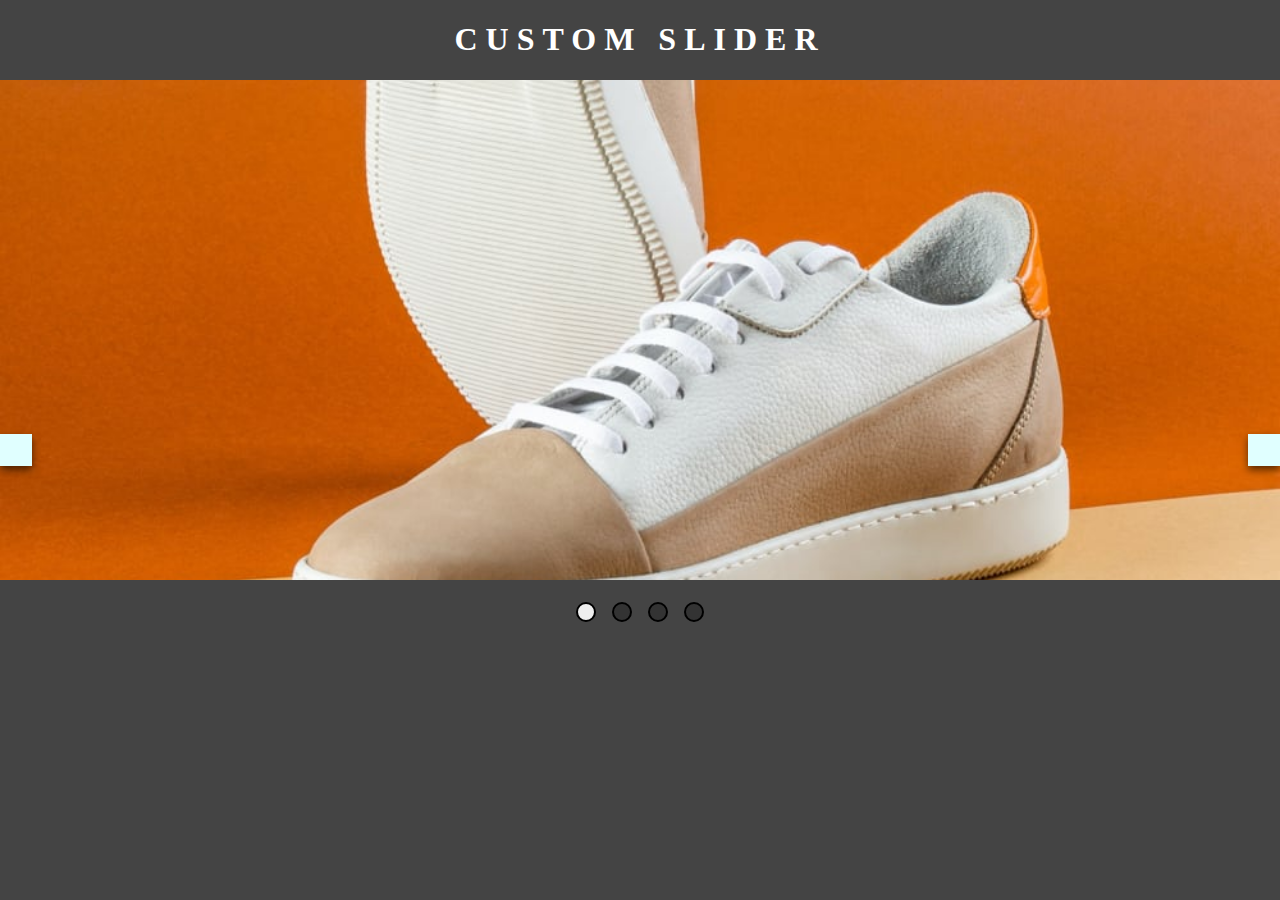
<file: E-Commerce product/ecommerce-product-page-main/slider-test/index.html>
<!DOCTYPE html>
<html lang="en">
<head>
    <meta charset="UTF-8">
    <meta http-equiv="X-UA-Compatible" content="IE=edge">
    <meta name="viewport" content="width=device-width, initial-scale=1.0">
    <title>Custom Slider</title>
    <link rel="stylesheet" href="style.css">
    <link rel="stylesheet" href="https://cdnjs.cloudflare.com/ajax/libs/font-awesome/6.0.0-beta2/css/all.min.css" integrity="sha512-YWzhKL2whUzgiheMoBFwW8CKV4qpHQAEuvilg9FAn5VJUDwKZZxkJNuGM4XkWuk94WCrrwslk8yWNGmY1EduTA==" crossorigin="anonymous" referrerpolicy="no-referrer" />
</head>
<body>
     <h1>Custom Slider</h1>

     <div class="wrapper">
        <div class="prev-btn">
            <i class="fas fa-chevron-left"></i>
        </div>

        <div class="slide-container">
            <div class="slide-image">
                <img src="../images/image-product-1.jpg" alt="">
            </div>

            <div class="slide-image">
                <img src="../images/image-product-2.jpg" alt="">
            </div>

            <div class="slide-image">
                <img src="../images/image-product-3.jpg" alt="">
            </div>

            <div class="slide-image">
                <img src="../images/image-product-4.jpg" alt="">
            </div>
        </div>

        <div class="next-btn">
            <i class="fas fa-chevron-right"></i>
        </div>
     </div> 

     <div class="navigation-dots">
        
     </div>

     <script src="index.js"></script>
</body>
</html>
</file>
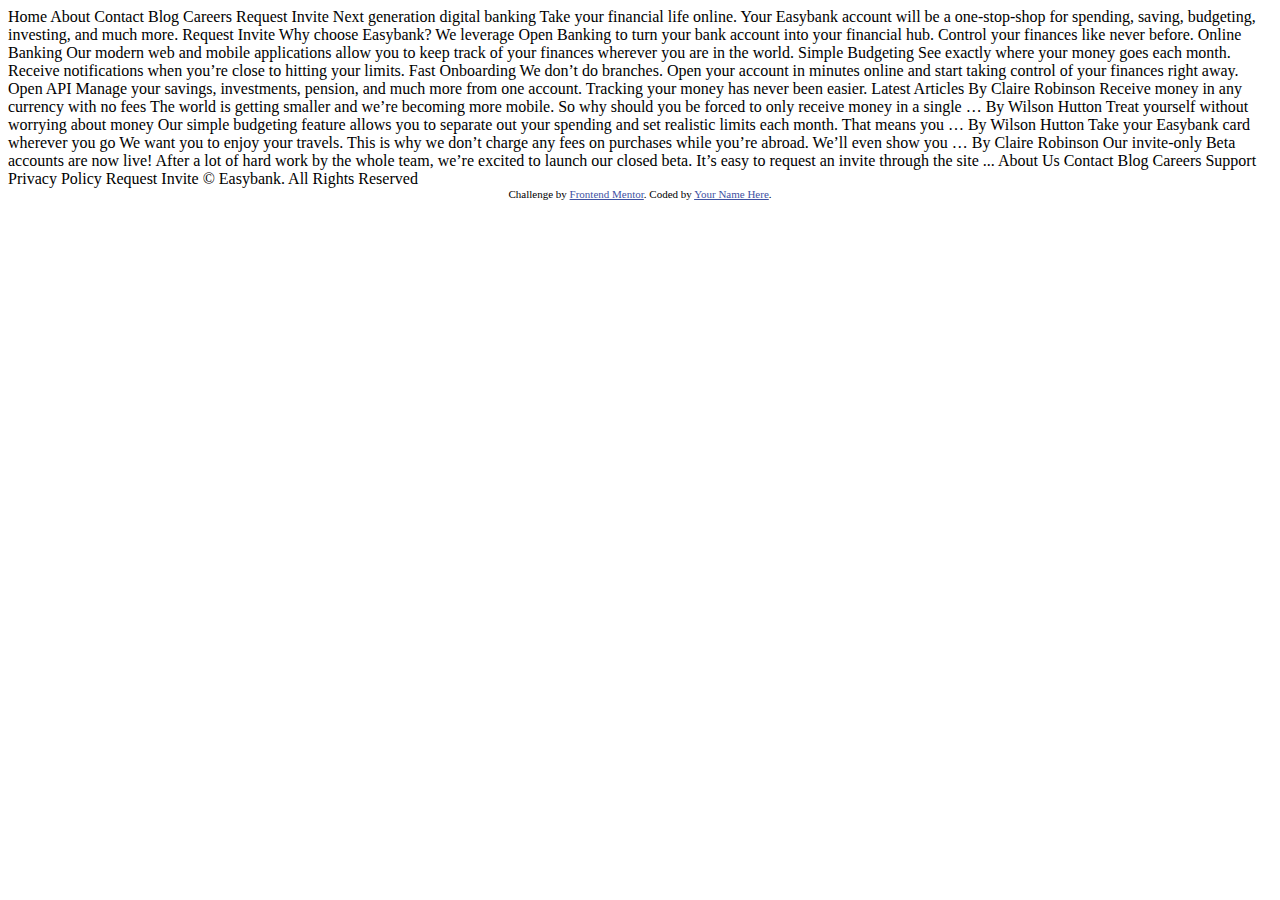
<file: digital-banking/root/index-1.html>
<!DOCTYPE html>
<html lang="en">
<head>
  <meta charset="UTF-8">
  <meta name="viewport" content="width=device-width, initial-scale=1.0"> <!-- displays site properly based on user's device -->

  <link rel="icon" type="image/png" sizes="32x32" href="./images/favicon-32x32.png">
  
  <title>Frontend Mentor | Easybank landing page</title>

  <!-- Feel free to remove these styles or customise in your own stylesheet 👍 -->
  <style>
    .attribution { font-size: 11px; text-align: center; }
    .attribution a { color: hsl(228, 45%, 44%); }
  </style>
</head>
<body>

  Home
  About
  Contact
  Blog
  Careers

  Request Invite



  Next generation digital banking

  Take your financial life online. Your Easybank account will be a one-stop-shop 
  for spending, saving, budgeting, investing, and much more.

  Request Invite



  Why choose Easybank?

  We leverage Open Banking to turn your bank account into your financial hub. Control 
  your finances like never before.

  Online Banking
  Our modern web and mobile applications allow you to keep track of your finances 
  wherever you are in the world.

  Simple Budgeting
  See exactly where your money goes each month. Receive notifications when you’re 
  close to hitting your limits.

  Fast Onboarding
  We don’t do branches. Open your account in minutes online and start taking control 
  of your finances right away.

  Open API
  Manage your savings, investments, pension, and much more from one account. Tracking 
  your money has never been easier.

  

  Latest Articles

  By Claire Robinson
  Receive money in any currency with no fees
  The world is getting smaller and we’re becoming more mobile. So why should you be 
  forced to only receive money in a single …

  By Wilson Hutton
  Treat yourself without worrying about money
  Our simple budgeting feature allows you to separate out your spending and set 
  realistic limits each month. That means you …

  By Wilson Hutton
  Take your Easybank card wherever you go
  We want you to enjoy your travels. This is why we don’t charge any fees on purchases 
  while you’re abroad. We’ll even show you …

  By Claire Robinson
  Our invite-only Beta accounts are now live!
  After a lot of hard work by the whole team, we’re excited to launch our closed beta. 
  It’s easy to request an invite through the site ...

  

  About Us
  Contact
  Blog
  Careers
  Support
  Privacy Policy

  Request Invite

  © Easybank. All Rights Reserved
  
  <div class="attribution">
    Challenge by <a href="https://www.frontendmentor.io?ref=challenge" target="_blank">Frontend Mentor</a>. 
    Coded by <a href="#">Your Name Here</a>.
  </div>
</body>
</html>
</file>
<file: digital-banking/root/resources/css/style.css>
html {
  font-size: 100%;
  -webkit-box-sizing: border-box;
          box-sizing: border-box;
  scroll-behavior: smooth;
}

*, *::before, *::after {
  -webkit-box-sizing: inherit;
          box-sizing: inherit;
}

body {
  margin: 0;
  padding: 0;
  font-family: 'Public Sans', sans-serif;
  font-size: 1.125rem;
  font-weight: 300;
  color: #9698a6;
  line-height: 1.3;
  overflow-x: hidden;
}

@media (min-width: 64em) {
  body {
    font-size: 1.125rem;
  }
}

h1, h2, h3 {
  font-weight: 300;
  color: #2d314d;
  line-height: 1.15;
  margin-top: 0;
}

h1 {
  font-weight: 300;
  color: #2d314d;
  font-size: 2.31rem;
  line-height: 1.15;
  margin-bottom: 1.5rem;
}

@media (min-width: 64em) {
  h1 {
    font-size: 3.25rem;
  }
}

h2 {
  font-size: 1.875rem;
  margin-bottom: 1.5625rem;
}

@media (min-width: 64em) {
  h2 {
    font-size: 2.25rem;
    margin-bottom: 2.25rem;
  }
}

.text-center {
  text-align: center;
}

.container {
  max-width: 69.375rem;
  margin: 0 auto;
}

.container--pall {
  padding: 4.375rem 1.5rem 4.375rem 1.5rem;
}

@media (min-width: 64em) {
  .container--pall {
    padding-top: 6rem;
    padding-bottom: 6rem;
  }
}

.container--py {
  padding-top: 4.375rem;
  padding-bottom: 4.375rem;
}

@media (min-width: 64em) {
  .container--py {
    padding-top: 6rem;
    padding-bottom: 6rem;
  }
}

.container--px {
  padding-left: 1.5rem;
  padding-right: 1.5rem;
}

.container--pt {
  padding-top: 4.375rem;
}

@media (min-width: 64em) {
  .container--pt {
    padding-top: 6rem;
  }
}

.container--pr {
  padding-right: 1.5rem;
}

.container--pb {
  padding-bottom: 4.375rem;
}

@media (min-width: 64em) {
  .container--pb {
    padding-bottom: 6rem;
  }
}

.container--pl {
  padding-left: 1.5rem;
}

a, a:visited, a:hover {
  text-decoration: none;
}

.d-none {
  display: none;
}

button, .button {
  display: inline-block;
  position: relative;
  padding: 0.875rem 2.1875rem;
  background: -webkit-gradient(linear, left top, right top, from(#31d35c), to(#2bb7da));
  background: linear-gradient(to right, #31d35c, #2bb7da);
  color: white;
  border: 0;
  border-radius: 50px;
  cursor: pointer;
  font-weight: 700;
  font-size: 0.875rem;
  -webkit-transition: opacity 200ms ease-in-out;
  transition: opacity 200ms ease-in-out;
}

button::before, .button::before {
  content: "";
  position: absolute;
  width: 100%;
  height: 100%;
  border-radius: 50px;
  top: 0;
  left: 0;
  background-color: rgba(255, 255, 255, 0.25);
  opacity: 0;
  -webkit-transition: opacity 200ms ease-in-out;
  transition: opacity 200ms ease-in-out;
}

button:hover::before, .button:hover::before {
  opacity: 1;
}

.flex {
  display: -webkit-box;
  display: -ms-flexbox;
  display: flex;
}

.flex-jc-c {
  -webkit-box-pack: center;
      -ms-flex-pack: center;
          justify-content: center;
}

.flex-jc-sb {
  -webkit-box-pack: justify;
      -ms-flex-pack: justify;
          justify-content: space-between;
}

.flex-ai-c {
  -webkit-box-align: center;
      -ms-flex-align: center;
          align-items: center;
}

@media (max-width: 63.9375em) {
  .hide-for-mobile {
    display: none;
  }
}

@media (min-width: 64em) {
  .hide-for-desktop {
    display: none;
  }
}

.h-100 {
  height: 100vh;
}

.fade-out {
  opacity: 0;
  visibility: hidden;
}

.fade-in {
  visibility: visible;
  opacity: 1;
}

.fade-out-up {
  opacity: 0;
  visibility: hidden;
  -webkit-transform: translateY(-300px);
          transform: translateY(-300px);
}

.fade-in-down {
  visibility: visible;
  opacity: 1;
  -webkit-transform: translateY(0);
          transform: translateY(0);
}

.header {
  position: fixed;
  top: 0;
  left: 0;
  width: 100%;
  z-index: 3000;
  background-color: white;
}

.header nav {
  position: relative;
  padding: 0.6875rem 9.875rem;
  z-index: 2500;
}

@media (max-width: 63.9375em) {
  .header nav {
    padding: 1.5rem;
  }
}

.header__logo img {
  width: 8.8125rem;
  height: 1.375rem;
}

.header__menu > span {
  display: block;
  width: 26px;
  height: 2px;
  cursor: pointer;
  background-color: #2d314d;
  -webkit-transition: all 300ms ease-in-out;
  transition: all 300ms ease-in-out;
  -webkit-transform-origin: 3px 1px;
          transform-origin: 3px 1px;
}

.header__menu > span:not(:last-child) {
  margin-bottom: 5px;
}

.header__links {
  margin: 0;
  padding: 0;
  height: 3.375rem;
}

.header__links > li {
  list-style-type: none;
}

.header__links > li a {
  position: relative;
  display: -webkit-inline-box;
  display: -ms-inline-flexbox;
  display: inline-flex;
  -webkit-box-pack: center;
      -ms-flex-pack: center;
          justify-content: center;
  -webkit-box-align: center;
      -ms-flex-align: center;
          align-items: center;
  font-size: 0.875rem;
  color: #9698a6;
  -webkit-transition: color 200ms ease-in-out;
  transition: color 200ms ease-in-out;
  height: 100%;
}

.header__links > li a::after {
  content: "";
  position: absolute;
  width: 100%;
  height: 5px;
  display: block;
  left: 0;
  right: 0;
  bottom: -0.75rem;
  background: -webkit-gradient(linear, left top, right top, from(#31d35c), to(#2bb7da));
  background: linear-gradient(to right, #31d35c, #2bb7da);
  -webkit-transition: all 0.3s ease-in-out;
  transition: all 0.3s ease-in-out;
  -webkit-transform: scaleX(0);
          transform: scaleX(0);
  -webkit-transform-origin: center;
          transform-origin: center;
}

.header__links > li a:hover {
  color: #2d314d;
}

.header__links > li a:hover::after {
  -webkit-transform: scaleX(1.1);
          transform: scaleX(1.1);
}

.header__links > li:not(:last-child) {
  margin-right: 32px;
}

.menu-overlay {
  position: fixed;
  top: 0;
  left: 0;
  width: 100%;
  height: 100%;
  background-image: -webkit-gradient(linear, left top, left bottom, from(#2d314d), to(#ffffff50));
  background-image: linear-gradient(to bottom, #2d314d, #ffffff50);
  -webkit-transition: all 200ms ease-in-out;
  transition: all 200ms ease-in-out;
  z-index: 500;
}

.header__sm-nav {
  position: relative;
  background-color: transparent;
  top: 5.9375rem;
  width: 100%;
  z-index: 400;
}

.header__sm-nav .sm-nav-wrapper {
  background-color: white;
  width: 86%;
  margin: auto;
  padding: 1.625rem;
  text-align: center;
  border-radius: 5px;
  -webkit-transition: all 400ms ease-in-out;
  transition: all 400ms ease-in-out;
}

.header__sm-nav .sm-nav-wrapper li {
  list-style-type: none;
}

.header__sm-nav .sm-nav-wrapper li a {
  width: 80%;
  display: inline-block;
  padding: 0.125rem 0;
  color: #2d314d;
  font-weight: 500;
}

.header__sm-nav .sm-nav-wrapper li:not(:last-child) {
  margin-bottom: 1.25rem;
}

.menu-btn-open > span:first-child {
  -webkit-transform: rotate(45deg);
          transform: rotate(45deg);
}

.menu-btn-open > span:nth-child(2) {
  opacity: 0;
}

.menu-btn-open > span:last-child {
  -webkit-transform: rotate(-45deg);
          transform: rotate(-45deg);
}

.hero {
  margin-top: 4.375rem;
  background-color: #fafafa;
}

@media (min-width: 64em) {
  .hero .container {
    display: -webkit-box;
    display: -ms-flexbox;
    display: flex;
    -webkit-box-align: center;
        -ms-flex-align: center;
            align-items: center;
  }
}

.hero__img {
  position: relative;
  background-image: url(../img/bg-intro-mobile.svg);
  background-repeat: no-repeat;
  background-position: center center;
  background-size: cover;
  min-height: 17.5rem;
}

@media (min-width: 40em) {
  .hero__img {
    min-height: 25rem;
    background-position: center 66%;
  }
}

@media (min-width: 64em) {
  .hero__img {
    -webkit-box-flex: 3;
        -ms-flex: 3;
            flex: 3;
    -webkit-box-ordinal-group: 3;
        -ms-flex-order: 2;
            order: 2;
    height: 41rem;
    background-image: none;
  }
}

@media (min-width: 64em) {
  .hero__img::before {
    content: "";
    position: absolute;
    height: 100%;
    background-image: url(../img/bg-intro-desktop.svg);
    background-repeat: no-repeat;
    background-position: center bottom;
    width: 150%;
    background-size: 122%;
    background-position: 0% 83%;
  }
}

.hero__img::after {
  content: "";
  position: absolute;
  width: 100%;
  height: 100%;
  background-image: url(../img/image-mockups.png);
  background-repeat: no-repeat;
  background-position: center bottom;
  background-size: 93%;
}

@media (min-width: 40em) {
  .hero__img::after {
    background-size: 52%;
  }
}

@media (min-width: 64em) {
  .hero__img::after {
    width: 120%;
    height: 122%;
    background-size: 94%;
    background-position: center 150%;
    left: 22%;
  }
}

.hero__text {
  text-align: center;
}

.hero__text p {
  line-height: 1.5;
  margin-bottom: 2.25rem;
}

@media (min-width: 64em) {
  .hero__text {
    -webkit-box-flex: 2;
        -ms-flex: 2;
            flex: 2;
    -webkit-box-ordinal-group: 2;
        -ms-flex-order: 1;
            order: 1;
    text-align: left;
  }
}

.feature {
  background-color: #f3f4f6;
  text-align: center;
}

@media (min-width: 40em) {
  .feature {
    text-align: left;
  }
}

.feature__intro {
  margin-bottom: 3.75rem;
}

@media (min-width: 64em) {
  .feature__intro {
    width: 55%;
  }
}

@media (min-width: 40em) {
  .feature__grid {
    display: -webkit-box;
    display: -ms-flexbox;
    display: flex;
    -ms-flex-wrap: wrap;
        flex-wrap: wrap;
  }
}

.feature__item {
  padding: 0.9375rem;
}

@media (min-width: 40em) {
  .feature__item {
    -webkit-box-flex: 0;
        -ms-flex: 0 0 50%;
            flex: 0 0 50%;
  }
}

@media (min-width: 64em) {
  .feature__item {
    -webkit-box-flex: 1;
        -ms-flex: 1;
            flex: 1;
  }
}

.feature__icon {
  margin-bottom: 1.875rem;
}

@media (min-width: 64em) {
  .feature__icon {
    margin-bottom: 2.75rem;
  }
}

.feature__title {
  font-size: 1.25rem;
  font-weight: 300;
  color: #2d314d;
  line-height: 1.15;
  margin-bottom: 1rem;
}

@media (min-width: 64em) {
  .feature__title {
    font-size: 1.5rem;
    margin-bottom: 1.5rem;
  }
}

.feature__description {
  font-size: 0.875rem;
  line-height: 1.5;
}

.article {
  background-color: #fafafa;
}

.article__grid {
  display: -ms-grid;
  display: grid;
  -ms-grid-columns: 1fr;
      grid-template-columns: 1fr;
  gap: 1.875rem;
}

@media (min-width: 40em) {
  .article__grid {
    -ms-grid-columns: (1fr)[2];
        grid-template-columns: repeat(2, 1fr);
  }
}

@media (min-width: 64em) {
  .article__grid {
    -ms-grid-columns: (1fr)[4];
        grid-template-columns: repeat(4, 1fr);
  }
}

.article__item {
  border-radius: 0.3125rem;
  overflow: hidden;
  background-color: white;
  -webkit-box-shadow: rgba(99, 99, 99, 0.2) 0px 2px 8px 0px;
          box-shadow: rgba(99, 99, 99, 0.2) 0px 2px 8px 0px;
  -webkit-transition: all 200ms ease-in-out;
  transition: all 200ms ease-in-out;
}

.article__item:hover {
  -webkit-transform: scale(1.05);
          transform: scale(1.05);
}

.article__image {
  height: 12.5rem;
  background-size: cover;
  background-repeat: no-repeat;
  background-position: center center;
}

.article__text {
  padding: 1.875rem 1.875rem 2.5rem 1.875rem;
  color: #9698a6;
}

.article__author {
  font-size: 0.625rem;
  margin-bottom: 0.75rem;
}

.article__title {
  font-size: 1.0625rem;
  color: #2d314d;
  line-height: 1.2;
  margin-bottom: 0.5rem;
}

.article__description {
  font-size: 0.8125rem;
}

.footer {
  background-color: #2d314d;
  color: white;
  padding: 2.5rem;
  text-align: center;
}

@media (min-width: 64em) {
  .footer__content {
    display: -ms-grid;
    display: grid;
    -ms-grid-columns: 2fr 1fr 1fr 3fr;
        grid-template-columns: 2fr 1fr 1fr 3fr;
    -ms-grid-rows: 1fr auto;
        grid-template-rows: 1fr auto;
        grid-template-areas: "logo link1 link2 cta" "social link1 link2 copyright";
    gap: 1rem;
    justify-items: start;
  }
}

.footer a {
  color: white;
}

.footer__logo {
  display: inline-block;
}

@media (max-width: 63.9375em) {
  .footer__logo {
    margin-bottom: 1.875rem;
  }
}

@media (min-width: 64em) {
  .footer__logo {
    grid-area: logo;
  }
}

@media (max-width: 63.9375em) {
  .footer__social {
    margin-bottom: 1.875rem;
  }
}

.footer__social a {
  display: inline-block;
  height: 1.25rem;
}

.footer__social a svg path {
  -webkit-transition: all 200ms ease-in-out;
  transition: all 200ms ease-in-out;
}

.footer__social a:hover svg path {
  fill: #31d35c;
}

.footer__social a:not(:last-child) {
  margin-right: 1rem;
}

@media (min-width: 64em) {
  .footer__social {
    grid-area: social;
    -ms-flex-item-align: end;
        -ms-grid-row-align: end;
        align-self: end;
  }
}

.footer__links {
  display: -webkit-box;
  display: -ms-flexbox;
  display: flex;
  -webkit-box-orient: vertical;
  -webkit-box-direction: normal;
      -ms-flex-direction: column;
          flex-direction: column;
  -webkit-box-align: center;
      -ms-flex-align: center;
          align-items: center;
  font-size: 0.9375rem;
}

@media (min-width: 64em) {
  .footer__links {
    -webkit-box-align: start;
        -ms-flex-align: start;
            align-items: start;
    -webkit-box-pack: justify;
        -ms-flex-pack: justify;
            justify-content: space-between;
  }
}

.footer__links a {
  line-height: 2.25;
  -webkit-transition: all 200ms ease-in-out;
  transition: all 200ms ease-in-out;
}

.footer__links a:hover {
  color: #31d35c;
}

@media (min-width: 64em) {
  .footer__links.col1 {
    grid-area: link1;
  }
}

@media (max-width: 63.9375em) {
  .footer__links.col2 {
    margin-bottom: 1.875rem;
  }
}

@media (min-width: 64em) {
  .footer__links.col2 {
    grid-area: link2;
  }
}

@media (max-width: 63.9375em) {
  .footer__cta a.button {
    margin-bottom: 1.875rem;
  }
}

@media (min-width: 64em) {
  .footer__cta {
    grid-area: cta;
    text-align: right;
    -ms-grid-column-align: end;
        justify-self: end;
  }
}

.footer__copyright {
  color: #9698a6;
  font-size: 0.8125rem;
}

@media (min-width: 64em) {
  .footer__copyright {
    grid-area: copyright;
    -ms-flex-item-align: end;
        -ms-grid-row-align: end;
        align-self: end;
    -ms-grid-column-align: end;
        justify-self: end;
  }
}
/*# sourceMappingURL=style.css.map */
</file>
<file: E-Commerce product/ecommerce-product-page-main/style.css>
:root {
    /* Primary */
    --orange: hsl(26, 100%, 55%);
    --pale-orange: hsl(25, 100%, 94%);

    /* Neutral */
    --very-dark-blue: hsl(220, 13%, 13%);
    --dark-grayish-blue: hsl(219, 9%, 45%);
    --grayish-blue: hsl(220, 14%, 75%);
    --light-grayish-blue: hsl(223, 64%, 98%);
    --white: hsl(0, 0%, 100%); 
    --black: hsl(0, 0%, 0%);
    --black-alpha: hsla(0, 0%, 0%, 0.75);
}

html {
    font-size: 100%;
    box-sizing: border-box;
}

*, *::before, *::after {
    box-sizing: inherit;
}

a , a:active, a:hover, a:focus {
    text-decoration: none;
    color: inherit;
}

button {
    font-family: 'Kumbh Sans', sans-serif;
    font-weight: 700;
}

body {
    margin: 0;
    padding: 0;
    font-size: 16px;
    font-family: 'Kumbh Sans', sans-serif;
    font-weight: 400;
    color: var(--dark-grayish-blue);
}

h1, h2, h3, p {
    margin-top: 0;
}

h1 {
    margin-bottom: 47px;
}

@media (max-width: 576px) {
    h1 {
        margin-bottom: 18px;
    }
}

p {
    margin-bottom: 18px;
}

.main {
    background-color: white;
    position: relative;
}

.header {
    width: 100%;
    height: 112px;
    padding: 0 164px;
}

@media (max-width: 768px) {
    .header {
        height: unset;
        padding: 20px 20px;
    }
}

.container {
    padding: 0 164px;
}

.nav {
    width: 100%;
    height: 100%;
    border-bottom: 2px solid var(--light-grayish-blue);
    display: flex;
    justify-content: space-between;
    align-items: center;
}

@media (max-width: 1024px) {
    .container {
        padding: 0 0;
    }
}

@media (max-width: 768px) {
    .container {
        padding: 0;
        height: 100vh;
        display: flex;
        justify-content: center;
        align-items: flex-start;
    }
    .nav {
        border-bottom: none ;
    }

    .nav .nav--logo {
        margin: 0 15px;
    }
}

@media (max-width: 576px) {
    .container {
        height: unset;
        display: block;
        /* justify-content: center;
        align-items: center; */
    }
}

@media (min-width:1441px) {
    .header, .container {
        max-width: 1440px;
        margin: auto;
    }
}

@media (min-width: 1920px) {
    .header .cart-preview {
        right: 290px !important;
    }
}

.md-nav {
    position: absolute;
    width: 250px;
    height: 100%;
    z-index: 3000;
    top: 0;
    left: 0;
    background-color: white;
    padding-top: 20px;
    transition: all 200ms linear;
}

.md-nav.hidden {
    transform: translateX(-250px);
}

.md-nav.active {
    transform: translateX(0px);
}

.md-nav-overlay {
    position: absolute;
    width: 100%;
    height: 100%;
    z-index: 2900;
    top: 0;
    left: 0;
    background-color: var(--black-alpha);
    transition: all 200ms linear;
}

.md-nav-overlay.hidden{
    opacity: 0;
    visibility: hidden;
}

.md-nav-overlay.active{
    opacity: 1;
    visibility: visible;
}

.md-nav .close-menu-btn {
    border: none;
    outline: none;
    background-color: transparent;
    padding: 10px;
    margin-left: 2.8rem;
}

.md-nav .nav-wrapper {
    list-style-type: none;
    font-weight: 700;
}

.md-nav .nav-wrapper .nav-item{
    padding: 10px;
    margin-bottom: 5px;
    font-size: 22px;
}

.nav .nav--menu {
    padding: 5px;
}

.nav .nav--group{
    height: 100%;
    display: flex;
    justify-content: center;
    align-items: center;
}

.nav .nav--group > *{
    height: 80%;
    display: flex;
    align-items: center;
    justify-content: center;
}

.nav .nav--links{
    margin: 0;
    list-style-type: none;
    display: flex;
}

.nav .nav--item{
    height: 100%;
    padding: 0 17px;
}

.nav .nav--item > a{
    position: relative;
    display: block;
    height: 100%;
    display: flex;
    justify-content: center;
    align-items: center;
}

.nav .nav--item > a::after{
    content: "";
    position: absolute;
    bottom: -12px;
    left: 50%;
    transform: translateX(-50%) scaleX(0);
    transform-origin: center;
    transition: transform 200ms ease-in-out;
    width: 100%;
    height: 3px;
    background-color: var(--orange);
}

.nav .nav--item > a:hover::after{
    transform: translateX(-50%) scaleX(1);
}

.nav .nav--cart {
    border: 0;
    outline:0;
    background-color: transparent;
    cursor: pointer;
    padding: 0 24px;
    position: relative;
}

.nav .nav--cart #no-items {
    position: absolute;
    top: 25px;
    right: 10px;
    background-color: var(--orange);
    padding: 0px 8px;
    border-radius: 50px;
    color: white;
    font-size: 14px;
}

@media (max-width:576px) {
    .nav .nav--cart #no-items {
        top: -10px;
        right: 0px;
    }
}

.nav .nav--profile {
    padding: 0 24px;
}

.nav .nav--profile .user-profile-pic {
    width: 51px;
    height: 51px;
    border-radius: 50%;
    cursor: pointer;
    border: 2px solid transparent;
    transition: border 200ms ease-in-out;
}

@media (max-width: 768px) {
    .nav .nav--profile {
        padding: 0 10px;
    }

    .nav .nav--cart {
        padding: 0 10px;
    }

    .nav .nav--profile .user-profile-pic {
        width: 24px;
        height: 24px;
    }
}

.nav .nav--profile .user-profile-pic:hover {
    border: 2px solid var(--orange);
}

.header .cart-preview {
    position: absolute;
    width: 360px;
    height: 257px;
    right: 88px;
    top: 92px;
    /* padding: 30px 25px; */
    background-color: white;
    border-radius: 20px;
    box-shadow: rgba(50, 50, 93, 0.25) 0px 50px 100px -20px, rgba(0, 0, 0, 0.3) 0px 30px 60px -30px;
    z-index: 500;
    transition: all 200ms linear;
}

@media (max-width:768px) {
    .header .cart-preview {
        right: 30px;
    }
}

.header .cart-preview.hidden {
    opacity: 0;
    visibility: hidden;
    transform: translateY(40px);
}

.header .cart-preview.active {
    opacity: 1;
    visibility: visible;
    transform: translateY(0);
}

@media (max-width:576px) {


    .header .cart-preview.hidden {
        transform: translateY(40px) translateX(50%);
    }

    .header .cart-preview.active {
        transform: translateY(0) translateX(50%);
    }
    
}

.header .cart-preview .cart-item {
    width: 93%;
    display: flex;
    justify-content: space-around;
}

.header .cart-preview .cart-item .cart-item-img{
    width: 50px;
    height: 50px;
    border-radius: 5px;
}

.header .cart-preview .cart-item .cart-item-des{
    font-weight: 400;
    display: flex;
    flex-direction: column;
    justify-content: center;
    
}

.header .cart-preview .cart-item .cart-item-des .cart-total-price{
    font-weight: 700;
}

.header .cart-preview .cart-item .cart-item-delete{
    border: none;
    outline: none;
    background-color: transparent;
    cursor: pointer;
}

.header .cart-preview .cart-item-checkout{
    width: 93%;
    height: 57px;
    border: none;
    outline: none;
    margin-left: 15px;
    border-radius: 10px;
    background-color: var(--orange);
    font-size: 18px;
    font-weight: 700;
    color: white;
    cursor: pointer;
    transition: opacity 200ms ease-out;
    margin-top: 25px;
}

.header .cart-preview .cart-item-checkout:hover{
    opacity: 0.565;
}



@media (max-width:576px) {
    .header .cart-preview {
        width: 95%;
        right: 50%;
        transform: translateX(50%);
        top: 72px;
    }
}

.header .cart-preview .preview-header{
    color: var(--very-dark-blue);
    font-weight: 700;
    padding: 30px 20px;
}

.header .cart-preview p{
    margin: 0;
}

.header .cart-preview .separator {
    width: 100%;
    height: 2px;
    display: block;
    background-color: var(--light-grayish-blue);
    /* margin: 20px 0;  */
} 

.header .cart-preview .preview-body {
    height: 68%;
    display: flex;
    justify-content: center;
    align-items: center;
    font-weight: 700;
    flex-direction: column;
} 

.product-content {
    display: flex;
    padding: 90px 50px;
    /* padding-right: 0; */
}

@media (max-width: 768px) {
    .product-content {
        padding: 0px;
        flex-direction: column;
    }
}

.product-content .product-lightbox .product-showbox{
    width: 445px;
    height: 450px;
    position: relative;
    transition: all 300ms cubic-bezier(0.47, 0, 0.745, 0.715);
    /* background-color: var(--pale-orange); */
    background-image: url(./images/image-product-1.jpg);
    background-size: cover;
    background-position: center center;
    background-repeat: no-repeat;
    border-radius: 20px;
    cursor: pointer;

}

.product-content .product-lightbox .product-showbox .max-showbox{
    position: absolute;
    width: 100%;
    height: 100%;
    top: 0;
    left: 0;
    z-index: 100;
}

@media (max-width: 768px) {
    .product-content {
        padding: 0px;
        flex-direction: column;
    }

    .product-content .product-lightbox .product-showbox{
        border-radius: 0;
        width: 70%;
        height: 500px;
        margin: auto;
        pointer-events: none;
    }
}

@media (max-width: 576px) {
    .product-content .product-lightbox .product-showbox {
        width: 100%;
        height: 300px;
    }
}

.product-content .product-lightbox .showbox-wrapper {
    position: relative;
}

@media (max-width: 1366px) {
    .product-content .product-lightbox .showbox-wrapper .md-prev-btn {
        position: absolute;
        top: 50%;
        transform: translateY(-50%);
        left: 18px;
        z-index: 100;
    }

    .product-content .product-lightbox .showbox-wrapper .md-next-btn {
        position: absolute;
        top: 50%;
        transform: translateY(-50%);
        right: 18px;
        z-index: 100;
    }

    .product-content .product-lightbox .showbox-wrapper .arr-btn {
        display: inline-block;
        width: 42px;
        height: 42px;
        background-color: white;
        border-radius: 50px;
        padding: 12px 15px;
        cursor: pointer;
    }
    
    .product-content .product-lightbox .showbox-wrapper .arr-btn .arr-path{
        transition: all 100ms ease-out;
    }
    
    .product-content .product-lightbox .showbox-wrapper .arr-btn:hover .arr-path{
        stroke: var(--orange);
    }
}

.product-content .product-lightbox .product-thumbnails{
    display: flex;
    justify-content: space-between;
    align-items: center;
    margin-top: 30px;
    
}

.product-content .product-lightbox .thumbnail-item {
    cursor: pointer;
    position: relative;
    width: 93px;
    height: 93px;
    background-repeat: no-repeat;
    background-size: cover;
    background-position: center center;
    border-radius: 15px;
    object-fit: cover;
    transition: opacity 100ms ease-in;
}

.product-content .product-lightbox .thumbnail-item::after {
    content: "";
    position: absolute;
    width: 100%;
    height: 100%;
    top: 0;
    left: 0;
    background-color: white;
    opacity: 0;
    transition: opacity 100ms ease-out;
}

.product-content .product-lightbox .thumbnail-item:hover::after{
    opacity: 0.5;
}

.product-content .product-lightbox .thumbnail-active {
    border: 2px solid var(--orange);
    position: relative;
}

.product-content .product-lightbox .thumbnail-active:hover {
    opacity: 1;
}

.product-content .product-lightbox .thumbnail-active::after {
    content: "";
    position: absolute;
    width: 100%;
    height: 100%;
    top: 0;
    left: 0;
    background-color: #ffffff90;
    border-radius: 15px;
    z-index: 50;
    opacity: 1;
}

.product-shopping {
    margin-left: 127px;
    display: flex;
    justify-content: center;
    align-items: flex-start;
    flex-direction: column;
}

@media (max-width: 1024px) {
    .product-shopping {
        margin-left: 25px;
    }
}

@media (max-width:768px) {
    .product-shopping {
        margin: 20px 115px;
        margin-top: 25px;
    }
}

@media (max-width:576px) {
    .product-shopping {
        margin: 20px;
    }
}


.product-shopping .product-detail .company-name {
    text-transform: uppercase;
    color: var(--orange);
    font-weight: 700;
    font-size: 14px;
    letter-spacing: 3px;
}

.product-shopping .product-detail .product-title {
    font-size: 42px;
    color: var(--very-dark-blue);
}

@media (max-width:576px) {
    .product-shopping .product-detail .product-title {
        font-size: 32px;
    }
}

.product-shopping .product-price > *{
    font-weight: 700;
}

@media (max-width: 576px) {
    .product-shopping .product-price {
        display: flex;
        justify-content: space-between;
        width: 100%;
    }
}

.product-shopping .product-price .current-price{
    font-size: 30px;
    color: var(--very-dark-blue);
    margin-bottom: 0;
}

.product-shopping .product-price .discount-percent{
    margin-left: 17px;
    padding: 4px 8px;
    background-color: var(--pale-orange);
    color: orange;
    border-radius: 5px;
}

.product-shopping .product-price .origin-price {
    text-decoration: line-through;
    color: var(--grayish-blue);
    margin-top: 10px;
}

.product-shopping .product-purchase {
    display: flex;
    justify-content: center;
    align-items: center;
    margin-top: 15px;
}

.product-shopping .product-purchase .good-quantity {
    width: 155px;
    height: 55px;
    display: flex;
    justify-content: space-between;
    align-items: center;
    padding: 5px 2px;
    border-radius: 10px;
    background-color: var(--light-grayish-blue);
    color: var(--very-dark-blue);
    font-weight: 700;
}

.product-shopping .product-purchase .quantity-btn {
    border: 0;
    outline:0;
    background-color: transparent;
    width: 40px;
    height: 40px;
    display: flex;
    justify-content: center;
    align-items: center;
    cursor: pointer;
    border-radius: 50%;
    transition: background-color 200ms ease-out;
}

/* .product-shopping .product-purchase .quantity-btn:hover {
    background-color: var(--pale-orange);
} */

@media (max-width: 576px) {
    .product-shopping .product-purchase {
        width: 100%;
        flex-direction: column;
    }

    .product-shopping .product-purchase .quantity-btn {
        width: 60px;
    }

    .product-shopping .product-purchase .num-products {
        font-size: 22px;
    }

    .product-shopping .product-purchase > *{
        width: 100% !important;
        margin-left: 0 !important;
        margin-bottom: 18px;
    }
}

.product-shopping .product-purchase .add-to-cart-btn {
    width: 272px;
    height: 57px;
    border: none;
    outline: none;
    margin-left: 15px;
    border-radius: 10px;
    background-color: var(--orange);
    font-size: 18px;
    font-weight: 700;
    color: white;
    cursor: pointer;
    transition: opacity 200ms ease-out;
}

.product-shopping .product-purchase .add-to-cart-btn.disable-btn {
    opacity: 0.565;
}

.product-shopping .product-purchase .add-to-cart-btn:hover {
    opacity: 0.565;
}

.product-shopping .product-purchase .add-to-cart-btn > svg {
    margin-right: 15px;
}

.product-carousel-overlay {
    position: absolute;
    width: 100%;
    height: 100%;
    left: 0;
    top: 0;
    background-color: var(--black-alpha);
    z-index: 500;
    display: flex;
    justify-content: center;
    align-items: center;
}

.close-carousel {
    display: table;
    margin-left: auto;
}

.close-carousel .close-carousel-btn {
    border: none;
    outline: none;
    background-color: transparent;
    padding: 15px;
    cursor: pointer;
    transform: scale(1.5) translate(6px, -5px);
}

.close-carousel .close-carousel-btn:hover #close-path {
    fill: var(--orange);
}

.close-carousel .close-carousel-btn #close-path {
    fill: #ffffff;
}

.carousel-wrapper .carousel-showbox {
    position: relative;
    width: 548px;
    height: 548px;
    transition: all 300ms cubic-bezier(0.47, 0, 0.745, 0.715);
    background-image: url(./images/image-product-1.jpg);
    background-repeat: no-repeat;
    background-position: center center;
    background-size: cover;
    border-radius: 15px;
}

.carousel-wrapper .carousel-thumbnails {
    display: flex;
    justify-content: space-evenly;
    align-items: center;
    margin-top: 30px;
}

.carousel-wrapper .carousel-thumbnails .carousel-item {
    position: relative;
    cursor: pointer;
    width: 93px;
    height: 93px;
    background-repeat: no-repeat;
    background-size: cover;
    background-position: center center;
    border-radius: 15px;
    object-fit: cover;
    transition: opacity 100ms ease-in;
}

.carousel-wrapper .carousel-thumbnails .carousel-item::after {
    content: "";
    position: absolute;
    width: 100%;
    height: 100%;
    top: 0;
    left: 0;
    background-color: white;
    opacity: 0;
    transition: opacity 100ms ease-out;
    border-radius: 15px;
}

.carousel-wrapper .carousel-thumbnails .carousel-item:hover::after {
    opacity: 0.5;
}

.carousel-wrapper .carousel-thumbnails .carousel-active {
    border: 2px solid var(--orange);
    position: relative;
}

.carousel-wrapper .carousel-thumbnails .carousel-active.carousel-item::after{
    opacity: 0.5;
}

.carousel-wrapper .carousel-showbox .prev-btn {
    position: absolute;
    top: 50%;
    transform: translateY(-50%);
    left: -30px;
}

.carousel-wrapper .carousel-showbox .next-btn {
    position: absolute;
    top: 50%;
    transform: translateY(-50%);
    right: -30px;
}

.carousel-wrapper .carousel-showbox .arr-btn {
    display: inline-block;
    width: 58px;
    height: 58px;
    background-color: white;
    border-radius: 50px;
    padding: 22px;
    cursor: pointer;
}

.carousel-wrapper .carousel-showbox .arr-btn .arr-path{
    transition: all 100ms ease-out;
}

.carousel-wrapper .carousel-showbox .arr-btn:hover .arr-path{
    stroke: var(--orange);
}




/* // global classes */

.d-flex-auto {
    display: flex;
    justify-content: center;
    align-items: center;
}

.d-none {
    display: none;
}

@media (min-width: 769px) {
    .d-lg-none {
        display: none !important;
    }
}

@media (max-width: 768px) {
    .d-md-none {
        display: none !important;
    }
}
</file>
<file: sunnyside-agency/root/resources/css/style.css>
html {
  font-size: 112.5%;
  -webkit-box-sizing: border-box;
          box-sizing: border-box;
  scroll-behavior: smooth;
}

*, *::before, *::after {
  -webkit-box-sizing: inherit;
          box-sizing: inherit;
}

body {
  margin: 0;
  padding: 0;
  font-family: "Barlow", sans-serif;
  font-size: 1rem;
  color: #818498;
}

a, a:visited, a:hover {
  color: unset;
  text-decoration: none;
}

h1, h2, h3 {
  font-family: "Fraunces", serif;
  margin: 0;
}

h1 {
  font-size: 1.5625rem;
}

@media (min-width: 85.375em) {
  h1 {
    font-size: 1.875rem;
  }
}

h2 {
  font-size: 1.375rem;
  font-weight: 900;
}

@media (min-width: 85.375em) {
  h2 {
    font-size: 1.5625rem;
  }
}

h3 {
  font-size: 0.875rem;
  font-weight: 900;
}

@media (min-width: 85.375em) {
  h3 {
    font-size: 1.125rem;
  }
}

@media (min-width: 85.375em) {
  .hide-on-desktop {
    display: none !important;
  }
}

@media (max-width: 85.3125em) {
  .hide-on-mobile {
    display: none !important;
  }
}

.d-none {
  display: none;
}

.d-block {
  display: block;
}

.invisible {
  visibility: hidden;
  opacity: 0;
}

.nav {
  position: absolute;
  top: 0;
  left: 0;
  width: 100%;
  padding: 2.3125rem 1.5625rem;
  z-index: 3000;
}

@media (min-width: 85.375em) {
  .nav {
    padding: 2.125rem 2.5rem;
  }
}

.nav__wrapper {
  display: -webkit-box;
  display: -ms-flexbox;
  display: flex;
  -webkit-box-pack: justify;
      -ms-flex-pack: justify;
          justify-content: space-between;
  -webkit-box-align: center;
      -ms-flex-align: center;
          align-items: center;
}

.nav__list {
  list-style-type: none;
  display: -webkit-box;
  display: -ms-flexbox;
  display: flex;
  margin: 0;
}

.nav__list .nav__item {
  color: white;
  font-size: 0.875rem;
  -webkit-transition: all 200ms ease-in;
  transition: all 200ms ease-in;
}

.nav__list .nav__item a {
  display: block;
  padding: 1.4375rem 2rem;
}

.nav__list .nav__item.active {
  background-color: white;
  color: #23303e;
  font-family: "Fraunces", serif;
  border-radius: 50px;
  text-transform: uppercase;
}

.nav__list .nav__item.active:hover {
  background-color: rgba(255, 255, 255, 0.5);
  color: white;
}

.nav__mobile {
  position: absolute;
  width: 85%;
  top: 5rem;
  left: 50%;
  -webkit-transform: translateX(-50%);
          transform: translateX(-50%);
  list-style-type: none;
  padding: 2rem 4rem;
  background-color: white;
  margin-top: 1.3rem;
}

.nav__mobile .tri {
  position: absolute;
  right: 0;
  top: -27px;
  background-color: white;
  width: 28px;
  height: 28px;
  -webkit-clip-path: polygon(100% 0, 0% 100%, 100% 100%);
          clip-path: polygon(100% 0, 0% 100%, 100% 100%);
}

.nav__mobile .nav__item {
  text-align: center;
  line-height: 1;
  padding: 0.9375rem 2.25rem;
}

.nav__mobile .nav__item.active {
  color: #23303e;
  background-color: #fad400;
  border-radius: 50px;
  text-transform: uppercase;
  font-family: "Fraunces", serif;
  padding: 1.5625rem 2.25rem;
  margin-top: 0.625rem;
}

.nav__btn span {
  display: block;
  width: 1.625rem;
  height: 2px;
  background-color: white;
}

.nav__btn span:not(:last-child) {
  margin-bottom: 6px;
}

.header {
  position: relative;
  background-image: url("../img/mobile/image-header.jpg");
  background-size: 100%;
  background-position: center center;
  background-repeat: no-repeat;
  padding-top: 3.1125rem;
  padding-bottom: 12.25rem;
  padding-left: 2.375rem;
  padding-right: 2.375rem;
}

.header h1 {
  font-size: 2rem;
  text-transform: uppercase;
  color: white;
  text-align: center;
  margin-top: 3.875rem;
  margin-bottom: 3.875rem;
  letter-spacing: 7px;
}

@media (min-width: 85.375em) {
  .header h1 {
    font-size: 2.8125rem;
  }
}

.header__down {
  position: absolute;
  bottom: 7rem;
  left: 50%;
  -webkit-transform: translateX(-50%);
          transform: translateX(-50%);
}

@media (min-width: 48em) {
  .header__down {
    bottom: 17rem;
  }
}

@media (min-width: 64em) {
  .header__down {
    bottom: 24rem;
  }
}

@media (min-width: 85.375em) {
  .header__down {
    bottom: 18rem;
  }
}

@media (min-width: 48em) {
  .header {
    padding-top: 5.8125rem;
    padding-bottom: 24.25rem;
    background-position: center bottom;
  }
}

@media (min-width: 64em) {
  .header {
    padding-top: 7.8125rem;
    padding-bottom: 31.25rem;
  }
}

@media (min-width: 85.375em) {
  .header {
    background-image: url("../img/desktop/image-header.jpg");
    background-position: center bottom;
    background-size: cover;
    background-repeat: no-repeat;
    padding-top: 6.8125rem;
    padding-bottom: 25.25rem;
  }
}

@media (min-width: 90em) {
  .header {
    background-size: 100%;
  }
}

.feature {
  display: -ms-grid;
  display: grid;
  -ms-grid-columns: 1fr;
      grid-template-columns: 1fr;
}

.feature .text-content {
  padding: 4.5rem 1.875rem;
  text-align: center;
  background-color: white;
}

.feature .text-content h1 {
  color: #23303e;
  font-weight: 900;
}

.feature .text-content p {
  line-height: 1.6;
  font-size: 16.5px;
}

@media (min-width: 48em) {
  .feature .text-content {
    padding: 10.5rem 7.875rem;
  }
}

@media (min-width: 64em) {
  .feature .text-content {
    text-align: left;
    padding: 10.5rem 3.5rem;
  }
}

@media (min-width: 85.375em) {
  .feature .text-content {
    padding: 10.5rem 7.5rem;
  }
}

.feature .img-content {
  width: 100%;
  height: 19.6875rem;
  background-position: center center;
  background-size: cover;
  background-repeat: no-repeat;
}

@media (min-width: 48em) {
  .feature .img-content {
    height: 30.6875rem;
  }
}

@media (min-width: 64em) {
  .feature .img-content {
    height: unset;
  }
}

.feature .mix-content {
  display: -webkit-box;
  display: -ms-flexbox;
  display: flex;
  -webkit-box-pack: end;
      -ms-flex-pack: end;
          justify-content: flex-end;
  -webkit-box-orient: vertical;
  -webkit-box-direction: normal;
      -ms-flex-direction: column;
          flex-direction: column;
  width: 100%;
  height: 37.5rem;
  background-position: center center;
  background-size: cover;
  background-repeat: no-repeat;
  text-align: center;
  padding: 0 1.5625rem;
  padding-bottom: 3.125rem;
}

.feature .mix-content p {
  line-height: 1.6;
  font-size: 15px;
}

@media (min-width: 48em) {
  .feature .mix-content {
    padding: 0 11.5625rem;
    padding-bottom: 3.125rem;
  }
}

@media (min-width: 64em) {
  .feature .mix-content {
    padding: 0 5rem;
    padding-bottom: 3.125rem;
  }
}

@media (min-width: 85.375em) {
  .feature .mix-content {
    height: 37.1875rem;
    padding: 0 10rem;
    padding-bottom: 3.9375rem;
  }
}

.feature__item:nth-child(1) {
  -webkit-box-ordinal-group: 3;
      -ms-flex-order: 2;
          order: 2;
}

@media (min-width: 64em) {
  .feature__item:nth-child(1) {
    -webkit-box-ordinal-group: 2;
        -ms-flex-order: 1;
            order: 1;
  }
}

.feature__item:nth-child(2) {
  -webkit-box-ordinal-group: 2;
      -ms-flex-order: 1;
          order: 1;
  background-image: url("../img/mobile/image-transform.jpg");
}

@media (min-width: 64em) {
  .feature__item:nth-child(2) {
    background-image: url("../img/desktop/image-transform.jpg");
  }
}

.feature__item:nth-child(3) {
  -webkit-box-ordinal-group: 4;
      -ms-flex-order: 3;
          order: 3;
  background-image: url("../img/mobile/image-stand-out.jpg");
}

@media (min-width: 64em) {
  .feature__item:nth-child(3) {
    background-image: url("../img/desktop/image-stand-out.jpg");
  }
}

.feature__item:nth-child(4) {
  -webkit-box-ordinal-group: 5;
      -ms-flex-order: 4;
          order: 4;
}

.feature__item:nth-child(5) {
  color: #25564b;
  -webkit-box-ordinal-group: 6;
      -ms-flex-order: 5;
          order: 5;
  background-image: url("../img/mobile/image-graphic-design.jpg");
}

@media (min-width: 64em) {
  .feature__item:nth-child(5) {
    background-image: url("../img/desktop/image-graphic-design.jpg");
  }
}

.feature__item:nth-child(6) {
  color: #19536b;
  -webkit-box-ordinal-group: 7;
      -ms-flex-order: 6;
          order: 6;
  background-image: url("../img/mobile/image-photography.jpg");
}

@media (min-width: 64em) {
  .feature__item:nth-child(6) {
    background-image: url("../img/desktop/image-photography.jpg");
  }
}

.feature__btn {
  position: relative;
  width: 145px;
  border: 0;
  outline: 0;
  background-color: transparent;
  color: #23303e;
  font-size: 0.90625rem;
  font-family: "Fraunces", serif;
  font-weight: 900;
  text-transform: uppercase;
  white-space: nowrap;
  cursor: pointer;
}

@media (min-width: 85.375em) {
  .feature__btn {
    padding: 0;
    margin-left: -5px;
  }
}

.feature__btn::before {
  content: "";
  position: absolute;
  width: 135px;
  height: 9px;
  left: 50%;
  -webkit-transform: translateX(-50%);
          transform: translateX(-50%);
  bottom: 0;
  border-radius: 50px;
  opacity: 0.5;
  -webkit-transition: opacity 200ms ease-out;
  transition: opacity 200ms ease-out;
  z-index: 0;
}

.feature__btn:hover::before {
  opacity: 1;
}

.feature__btn.yellow::before {
  background-color: #fad400;
}

.feature__btn.red::before {
  background-color: #fe7867;
}

.feature__btn::after {
  content: "Learn More";
  position: absolute;
  left: 50%;
  -webkit-transform: translateX(-50%);
          transform: translateX(-50%);
}

@media (min-width: 64em) {
  .feature {
    -ms-grid-columns: (1fr)[2];
        grid-template-columns: repeat(2, 1fr);
  }
}

.testimonial {
  padding-top: 4.25rem;
  padding-bottom: 5.8125rem;
}

@media (min-width: 85.375em) {
  .testimonial {
    padding: 10.4375rem 6.375rem;
  }
}

.testimonial h3 {
  text-align: center;
  text-transform: uppercase;
  letter-spacing: 5px;
  color: #a7abae;
}

.testimonial__wrapper {
  display: -ms-grid;
  display: grid;
  -ms-grid-columns: 1fr;
      grid-template-columns: 1fr;
}

@media (min-width: 85.375em) {
  .testimonial__wrapper {
    -ms-grid-columns: (1fr)[3];
        grid-template-columns: repeat(3, 1fr);
  }
}

.testimonial__item {
  text-align: center;
  padding: 0 1.4375rem;
  padding-top: 4.25rem;
}

@media (min-width: 48em) {
  .testimonial__item {
    padding: 0 12.4375rem;
    padding-top: 4.25rem;
  }
}

@media (min-width: 85.375em) {
  .testimonial__item {
    padding: 0 1.4375rem;
    padding-top: 4.25rem;
  }
}

.testimonial__item .pic {
  width: 73px;
  height: 73px;
  border-radius: 50px;
}

.testimonial__item .text {
  line-height: 1.6;
  font-size: 16.5px;
  margin: 40px 0;
  color: #818498;
}

.testimonial__item .name {
  font-family: "Fraunces", serif;
  color: #23303e;
  font-weight: 900;
  margin-bottom: 10px;
}

.testimonial__item .role {
  margin: 0;
  font-size: 14.5px;
  color: #a7abae;
}

.gallary {
  display: -ms-grid;
  display: grid;
  -ms-grid-columns: (1fr)[2];
      grid-template-columns: repeat(2, 1fr);
  -ms-grid-rows: (1fr)[2];
      grid-template-rows: repeat(2, 1fr);
}

@media (min-width: 85.375em) {
  .gallary {
    -ms-grid-columns: (1fr)[4];
        grid-template-columns: repeat(4, 1fr);
    -ms-grid-rows: unset;
        grid-template-rows: unset;
  }
}

.gallary__item {
  height: 188px;
  background-size: cover;
  background-position: center center;
  background-repeat: no-repeat;
}

@media (min-width: 48em) {
  .gallary__item {
    height: 21.75rem;
  }
}

@media (min-width: 85.375em) {
  .gallary__item {
    height: 448px;
  }
}

.gallary__item:nth-child(1) {
  background-image: url("../img/mobile/image-gallery-milkbottles.jpg");
}

@media (min-width: 85.375em) {
  .gallary__item:nth-child(1) {
    background-image: url("../img/desktop/image-gallery-milkbottles.jpg");
  }
}

.gallary__item:nth-child(2) {
  background-image: url("../img/mobile/image-gallery-orange.jpg");
}

@media (min-width: 85.375em) {
  .gallary__item:nth-child(2) {
    background-image: url("../img/desktop/image-gallery-orange.jpg");
  }
}

.gallary__item:nth-child(3) {
  background-image: url("../img/mobile/image-gallery-cone.jpg");
}

@media (min-width: 85.375em) {
  .gallary__item:nth-child(3) {
    background-image: url("../img/desktop/image-gallery-cone.jpg");
  }
}

.gallary__item:nth-child(4) {
  background-image: url("../img/mobile/image-gallery-sugar-cubes.jpg");
}

@media (min-width: 85.375em) {
  .gallary__item:nth-child(4) {
    background-image: url("../img/desktop/image-gallery-sugarcubes.jpg");
  }
}

.footer {
  background-color: #90D4C5;
  text-align: center;
  padding: 4rem 0;
}

@media (min-width: 48em) {
  .footer {
    padding: 4rem 10rem;
  }
}

@media (min-width: 85.375em) {
  .footer {
    padding: 4rem 25rem;
  }
}

.footer__logo {
  -webkit-transform: scale(1.4);
          transform: scale(1.4);
}

.footer .links {
  display: -webkit-box;
  display: -ms-flexbox;
  display: flex;
  -webkit-box-pack: space-evenly;
      -ms-flex-pack: space-evenly;
          justify-content: space-evenly;
  -webkit-box-align: center;
      -ms-flex-align: center;
          align-items: center;
  margin: 1.875rem 0;
  color: #458c7e;
}

.footer .links a {
  -webkit-transition: color 200ms ease-out;
  transition: color 200ms ease-out;
}

.footer .links a:hover {
  color: white;
}

.footer .social {
  display: -webkit-box;
  display: -ms-flexbox;
  display: flex;
  -webkit-box-pack: space-evenly;
      -ms-flex-pack: space-evenly;
          justify-content: space-evenly;
  -webkit-box-align: center;
      -ms-flex-align: center;
          align-items: center;
  width: 60%;
  margin: auto;
  margin-top: 5rem;
}

.footer .social svg {
  -webkit-transform: scale(1.1);
          transform: scale(1.1);
}

.footer .social svg .logo-path {
  -webkit-transition: fill 200ms ease-out;
  transition: fill 200ms ease-out;
}

.footer .social a:hover .logo-path {
  fill: white;
}

.attribution {
  background-color: #90D4C5;
  padding: 0.5rem;
}
/*# sourceMappingURL=style.css.map */
</file>
<file: E-Commerce product/ecommerce-product-page-main/slider-test/style.css>
body {
    margin: 0;
    box-sizing: border-box;
    background-color: #444;
}

h1 {
    text-align: center;
    color: white;
    text-transform: uppercase;
    letter-spacing: 8px;
}

.wrapper {
    width: 100%;
    overflow: hidden;
}

.slide-container {
    height: 500px;
    transition: 900ms cubic-bezier(0.47, 0, 0.745, 0.715);
    position: relative;
}

.slide-image {
    width: 100%;
    height: 100%;
    position: absolute;
}

.slide-image > img {
    width: 100%;
    height: 100%;
    object-fit: cover;
}

.prev-btn , .next-btn {
    background-color: lightcyan;
    padding: 16px;
    position: absolute;
    top: 50%;
    transform: translateY(-50%);
    font-size: 20px;
    box-shadow: 0 4px 8px rgba(0, 0, 0, 0.6) ;
    z-index: 100;
    cursor: pointer;
    transition: 400ms;
}

.prev-btn:hover, .next-btn:hover {
    background-color: #48f9ff;
}

.prev-btn {
    left: 0;
}

.next-btn {
    right: 0;
}

.navigation-dots {
    display: flex;
    height: 32px;
    align-items: center;
    justify-content: center;
    margin: 16px 0;
}

.single-dot {
    background-color: #333;
    height: 16px;
    width: 16px;
    border: 2px solid #000;
    border-radius: 50%;
    margin: 0 8px;
    cursor: pointer;
    transition: 400ms;
}

.single-dot.active {
    background-color: #eee;

}
</file>
